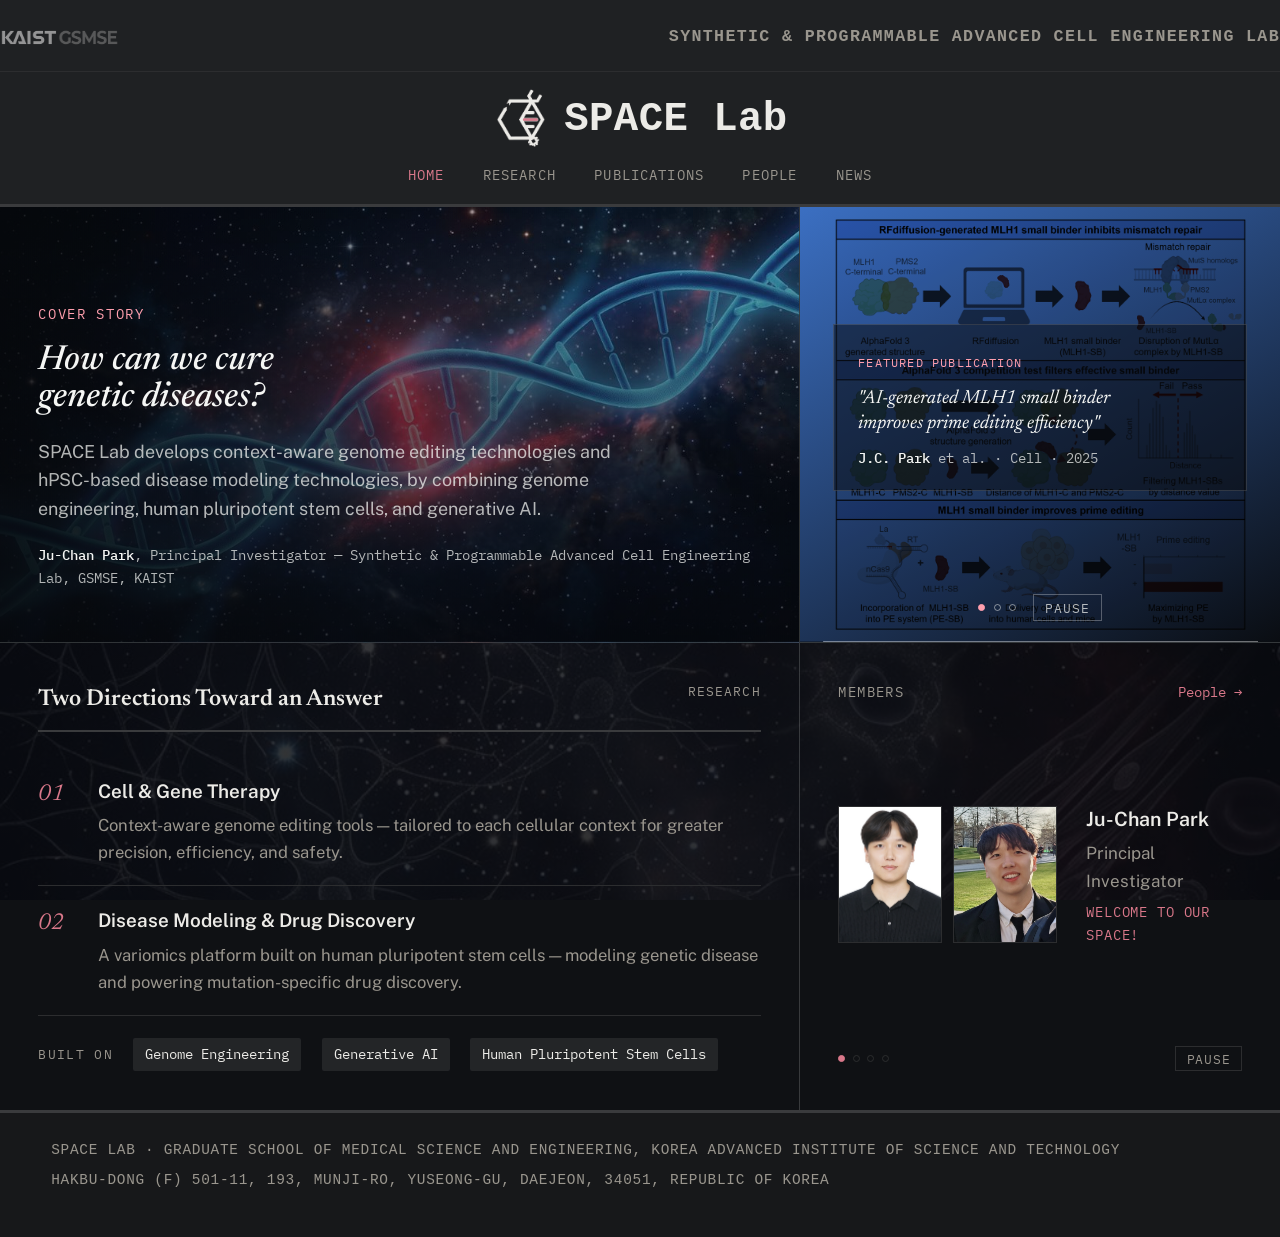
<file: index.html>
<!DOCTYPE html>
<html lang="en" data-theme="dark">
<head>
<meta charset="UTF-8">
<meta name="viewport" content="width=device-width, initial-scale=1.0">
<title>SPACE Lab — Synthetic & Programmable Advanced Cell Engineering, KAIST</title>
<meta name="description" content="SPACE Lab (Synthetic & Programmable Advanced Cell Engineering) at KAIST GSMSE develops context-aware genome editing and hPSC-based disease modeling technologies.">
<link rel="icon" type="image/png" href="assets/images/favicon.png">
<meta property="og:type" content="website">
<meta property="og:url" content="https://juchanpark.github.io/spacelab/">
<meta property="og:title" content="SPACE Lab — Synthetic & Programmable Advanced Cell Engineering, KAIST">
<meta property="og:description" content="SPACE Lab (Synthetic & Programmable Advanced Cell Engineering) at KAIST GSMSE develops context-aware genome editing and hPSC-based disease modeling technologies.">
<meta property="og:image" content="https://juchanpark.github.io/spacelab/assets/images/og-image.png">
<meta property="og:image:width" content="1200">
<meta property="og:image:height" content="630">
<meta name="twitter:card" content="summary_large_image">
<meta name="twitter:title" content="SPACE Lab — Synthetic & Programmable Advanced Cell Engineering, KAIST">
<meta name="twitter:description" content="SPACE Lab (Synthetic & Programmable Advanced Cell Engineering) at KAIST GSMSE develops context-aware genome editing and hPSC-based disease modeling technologies.">
<meta name="twitter:image" content="https://juchanpark.github.io/spacelab/assets/images/og-image.png">
<link rel="preconnect" href="https://fonts.googleapis.com">
<link rel="preconnect" href="https://fonts.gstatic.com" crossorigin>
<link href="https://fonts.googleapis.com/css2?family=Newsreader:ital,wght@0,400;0,500;0,600;0,700;1,400;1,500&family=Public+Sans:wght@400;500;600&family=IBM+Plex+Mono:wght@400;500&display=swap" rel="stylesheet">
<link rel="stylesheet" href="assets/css/site.css">
<style>
  /* ---- Home grid: 4 quadrants, 5:3 columns ---- */
  .home-grid {
    display: grid;
    grid-template-columns: 5fr 3fr;
    grid-template-areas:
      "cover pubs"
      "toc members";
  }
  @media (max-width: 860px) {
    .home-grid {
      grid-template-columns: 1fr;
      grid-template-areas: "cover" "pubs" "toc" "members";
    }
  }

  .quad { position: relative; overflow: hidden; padding: clamp(1.5rem, 3vw, 2.3rem); }

  /* Cover Story quadrant */
  .q-cover {
    grid-area: cover;
    min-height: clamp(380px, 34vw, 560px);
    display: flex;
    align-items: flex-end;
    border-right: 1px solid var(--on-image-rule);
    border-bottom: 1px solid var(--on-image-rule);
    background-image:
      linear-gradient(180deg, rgba(6, 8, 11, 0.15) 0%, rgba(6, 8, 11, 0.55) 70%, rgba(6, 8, 11, 0.72) 100%),
      linear-gradient(90deg, rgba(6, 8, 11, 0.82) 0%, rgba(6, 8, 11, 0.35) 45%, rgba(6, 8, 11, 0.05) 75%),
      url("assets/images/cover-story-bg.jpg");
    background-size: cover;
    background-position: center;
  }
  .cover-hero-inner { position: relative; z-index: 1; color: var(--on-image-ink); }
  .q-cover .kicker {
    font-family: var(--font-mono);
    font-size: 0.74rem;
    text-transform: uppercase;
    letter-spacing: 0.12em;
    color: #ff9fae;
    margin: 0 0 0.9rem;
  }
  .q-cover h1 {
    font-family: var(--font-display);
    font-style: italic;
    font-weight: 500;
    font-size: clamp(1.7rem, 2.7vw, 2.9rem);
    line-height: 1.08;
    margin: 0 0 1.1rem;
    max-width: 17ch;
    text-wrap: balance;
  }
  .q-cover .dek {
    font-size: 0.97rem;
    color: var(--on-image-muted);
    max-width: 32rem;
    margin: 0 0 1.1rem;
  }
  .q-cover .byline {
    font-family: var(--font-mono);
    font-size: 0.76rem;
    color: var(--on-image-muted);
  }
  .q-cover .byline strong { color: var(--on-image-ink); font-weight: 500; }

  /* Featured Publication quadrant */
  .q-pubs {
    grid-area: pubs;
    min-height: clamp(380px, 34vw, 560px);
    background: var(--story-dark);
    border-bottom: 1px solid var(--on-image-rule);
    padding: 0;
  }
  .pub-slides { position: absolute; inset: 0; }
  .pub-slide {
    position: absolute;
    inset: 0;
    display: flex;
    align-items: center;
    opacity: 0;
    visibility: hidden;
    transition: opacity 0.9s ease;
    background-blend-mode: multiply;
    background-size: contain, cover;
    background-repeat: no-repeat;
    background-position: center;
    padding: clamp(1.4rem, 2.6vw, 2rem);
    padding-bottom: 3.6rem;
  }
  .pub-slide.is-active { opacity: 1; visibility: visible; }
  @media (prefers-reduced-motion: reduce) {
    .pub-slide { transition: none; }
  }
  .pub-card {
    position: relative;
    max-width: 100%;
    background: rgba(9, 11, 15, 0.5);
    border: 1px solid rgba(255, 255, 255, 0.14);
    padding: 1.1rem 1.3rem;
  }
  .pub-card .tag {
    display: inline-block;
    font-family: var(--font-mono);
    font-size: 0.64rem;
    letter-spacing: 0.1em;
    text-transform: uppercase;
    color: #ff9fae;
    margin-bottom: 0.7rem;
  }
  .pub-card .pub-title {
    font-family: var(--font-display);
    font-style: italic;
    font-size: clamp(0.98rem, 1.5vw, 1.3rem);
    line-height: 1.32;
    color: var(--on-image-ink);
    margin: 0 0 0.65rem;
    text-wrap: balance;
  }
  .pub-card .pub-meta {
    font-family: var(--font-mono);
    font-size: 0.74rem;
    color: var(--on-image-muted);
    margin: 0;
  }
  .pub-card .pub-meta b { color: var(--on-image-ink); font-weight: 500; }

  .fp-controls {
    position: absolute;
    left: 0;
    right: 0;
    bottom: 0;
    z-index: 2;
    display: flex;
    align-items: center;
    justify-content: center;
    gap: 0.9rem;
    padding: 0.9rem 0 1.1rem;
  }
  .pub-dots { display: flex; gap: 0.45rem; }
  .dot {
    width: 7px;
    height: 7px;
    border-radius: 50%;
    border: 1px solid rgba(245, 246, 244, 0.5);
    background: transparent;
    padding: 0;
    cursor: pointer;
  }
  .dot.is-active { background: #ff9fae; border-color: #ff9fae; }
  .fp-pause {
    font-family: var(--font-mono);
    font-size: 0.68rem;
    letter-spacing: 0.08em;
    text-transform: uppercase;
    color: var(--on-image-muted);
    background: transparent;
    border: 1px solid rgba(245, 246, 244, 0.3);
    padding: 0.25rem 0.6rem;
    cursor: pointer;
  }
  .fp-pause:hover { color: var(--on-image-ink); border-color: rgba(245, 246, 244, 0.6); }

  /* In this issue quadrant */
  .q-toc {
    grid-area: toc;
    background: rgba(9, 11, 15, 0.5);
    border-right: 1px solid var(--on-image-rule);
  }
  .q-toc .head {
    display: flex;
    justify-content: space-between;
    align-items: flex-start;
    gap: 1rem;
    border-bottom: 2px solid var(--rule);
    padding-bottom: 0.65rem;
    margin-bottom: 1.3rem;
  }
  .q-toc .issue { white-space: nowrap; }
  .q-toc h2 {
    font-family: var(--font-display);
    font-weight: 600;
    font-size: clamp(1.25rem, 1.8vw, 1.6rem);
    margin: 0;
  }
  .q-toc .issue {
    font-family: var(--font-mono);
    font-size: 0.72rem;
    color: var(--ink-muted);
    text-transform: uppercase;
    letter-spacing: 0.08em;
  }
  .toc-item {
    display: grid;
    grid-template-columns: 2.2rem 1fr;
    gap: 1rem;
    padding: 1.05rem 0;
    border-bottom: 1px solid var(--rule-soft);
  }
  .toc-item:last-of-type { border-bottom: none; }
  .toc-item .n {
    font-family: var(--font-display);
    font-style: italic;
    font-size: 1.25rem;
    color: var(--accent);
  }
  .toc-item h3 {
    font-family: var(--font-body);
    font-weight: 600;
    font-size: 1.02rem;
    margin: 0 0 0.35rem;
  }
  .toc-item p {
    margin: 0;
    color: var(--ink-muted);
    font-size: 0.9rem;
  }

  .foundations {
    padding-top: 1.2rem;
    display: flex;
    flex-wrap: wrap;
    align-items: center;
    gap: 0.7rem 1.1rem;
  }
  .foundations .label {
    font-family: var(--font-mono);
    font-size: 0.72rem;
    text-transform: uppercase;
    letter-spacing: 0.1em;
    color: var(--ink-muted);
  }
  .tag-pill {
    font-family: var(--font-mono);
    font-size: 0.76rem;
    background: var(--tag-bg);
    padding: 0.3rem 0.65rem;
    border-radius: 2px;
  }

  /* Members quadrant */
  .q-members {
    grid-area: members;
    background: rgba(9, 11, 15, 0.5);
    display: flex;
    flex-direction: column;
  }
  .mw-head {
    display: flex;
    justify-content: space-between;
    align-items: baseline;
    margin-bottom: 1.3rem;
    flex: none;
  }
  .mw-label {
    font-family: var(--font-mono);
    font-size: 0.76rem;
    text-transform: uppercase;
    letter-spacing: 0.1em;
    color: var(--ink-muted);
  }
  .mw-link {
    font-family: var(--font-mono);
    font-size: 0.76rem;
    text-decoration: none;
    color: var(--accent);
  }
  .mw-slides {
    position: relative;
    flex: 1;
    min-height: 10.5rem;
  }
  .mw-slide {
    position: absolute;
    inset: 0;
    display: flex;
    align-items: center;
    gap: 1.6rem;
    opacity: 0;
    visibility: hidden;
    transition: opacity 0.7s ease;
  }
  .mw-slide.is-active { opacity: 1; visibility: visible; }
  @media (prefers-reduced-motion: reduce) {
    .mw-slide { transition: none; }
  }
  .mw-avatars { display: flex; gap: 0.6rem; flex: none; }
  .mw-rect {
    width: 5.6rem;
    height: 7.4rem;
    background-size: cover;
    background-position: center;
    border: 1px solid var(--rule-soft);
  }
  .mw-rect--open {
    display: flex;
    align-items: center;
    justify-content: center;
    border: 1.5px dashed var(--accent);
    color: var(--accent);
    font-family: var(--font-display);
    font-size: 2.1rem;
    background: transparent;
  }
  .mw-name {
    font-weight: 600;
    font-size: 1.06rem;
    margin: 0 0 0.3rem;
  }
  .mw-role {
    font-size: 0.92rem;
    color: var(--ink-muted);
    margin: 0 0 0.35rem;
  }
  .mw-joined {
    font-family: var(--font-mono);
    font-size: 0.76rem;
    text-transform: uppercase;
    letter-spacing: 0.06em;
    color: var(--accent);
    margin: 0;
  }
  .mw-controls {
    display: flex;
    align-items: center;
    justify-content: space-between;
    margin-top: 1.3rem;
    flex: none;
  }
  .mw-dots { display: flex; gap: 0.4rem; }
  .mw-dots .dot { border-color: var(--rule-soft); }
  .mw-dots .dot.is-active { background: var(--accent); border-color: var(--accent); }
  .mw-pause {
    font-family: var(--font-mono);
    font-size: 0.68rem;
    letter-spacing: 0.06em;
    text-transform: uppercase;
    color: var(--ink-muted);
    background: transparent;
    border: 1px solid var(--rule-soft);
    padding: 0.2rem 0.55rem;
    cursor: pointer;
  }
  .mw-pause:hover { color: var(--ink); }

  @media (max-width: 860px) {
    .q-cover, .q-toc { border-right: none; }
    .q-cover { border-bottom: 1px solid var(--on-image-rule); }
    .q-pubs { border-bottom: 1px solid var(--on-image-rule); }
    .q-toc { border-bottom: 1px solid var(--rule-soft); }
  }
</style>
</head>
<body>

<div class="cosmic-bg" aria-hidden="true"></div>

<header class="masthead">
  <div class="wrap top">
    <a class="gsmse-logo-link" href="https://gsmse.kaist.ac.kr/" target="_blank" rel="noopener noreferrer" aria-label="KAIST Graduate School of Medical Science and Engineering (opens in new tab)">
      <img src="assets/images/gsmse-logo.png" alt="KAIST GSMSE">
    </a>
    <span class="date">Synthetic &amp; Programmable Advanced Cell Engineering Lab</span>
  </div>
  <div class="wrap">
    <a class="brand-row" href="index.html">
      <img class="lab-logo-mark lab-logo-mark--light" src="assets/images/ace-lab-logo-light.png" alt="">
      <img class="lab-logo-mark lab-logo-mark--dark" src="assets/images/ace-lab-logo-dark.png" alt="">
      <span class="wordmark">SPACE Lab</span>
    </a>
  </div>
  <ul class="nav-row">
    <li><a href="index.html" class="is-active">Home</a></li>
    <li><a href="research.html">Research</a></li>
    <li><a href="publications.html">Publications</a></li>
    <li><a href="people.html">People</a></li>
    <li><a href="news.html">News</a></li>
  </ul>
</header>

<main class="home-grid">

  <section class="quad q-cover">
    <div class="cover-hero-inner">
      <p class="kicker">Cover Story</p>
      <h1>How can we cure genetic diseases?</h1>
      <p class="dek">SPACE Lab develops context-aware genome editing technologies and hPSC-based disease modeling technologies, by combining genome engineering, human pluripotent stem cells, and generative AI.</p>
      <p class="byline"><strong>Ju-Chan Park</strong>, Principal Investigator — Synthetic &amp; Programmable Advanced Cell Engineering Lab, GSMSE, KAIST</p>
    </div>
  </section>

  <section class="quad q-pubs" aria-label="Featured publications">
    <div class="pub-slides">
      <div class="pub-slide is-active" style="background-image: url('assets/images/pub-cell-2025-abstract.png'), linear-gradient(150deg, rgba(59, 111, 194, 1), rgba(10, 13, 18, 1));">
        <div class="pub-card">
          <span class="tag">Featured Publication</span>
          <p class="pub-title">"AI-generated MLH1 small binder improves prime editing efficiency"</p>
          <p class="pub-meta"><b>J.C. Park</b> et al. · Cell · 2025</p>
        </div>
      </div>
      <div class="pub-slide" style="background-image: url('assets/images/pub-natcomm-2024-abstract.png'), linear-gradient(150deg, rgba(59, 111, 194, 1), rgba(10, 13, 18, 1));">
        <div class="pub-card">
          <span class="tag">Featured Publication</span>
          <p class="pub-title">"Enhancing Genome Editing in hPSCs through Dual Inhibition of DNA Damage Response and Repair Pathways"</p>
          <p class="pub-meta"><b>J.C. Park</b> et al. · Nature Communications · 2024</p>
        </div>
      </div>
      <div class="pub-slide" style="background-image: url('assets/images/pub-biomaterials-2022-abstract.png'), linear-gradient(150deg, rgba(59, 111, 194, 1), rgba(10, 13, 18, 1));">
        <div class="pub-card">
          <span class="tag">Featured Publication</span>
          <p class="pub-title">"Multiple isogenic GNE-myopathy modeling with mutation specific phenotypes from human pluripotent stem cells by base editors"</p>
          <p class="pub-meta"><b>J.C. Park</b> et al. · Biomaterials · 2022</p>
        </div>
      </div>
    </div>
    <div class="fp-controls">
      <div class="pub-dots" role="tablist" aria-label="Select featured publication">
        <button class="dot is-active" type="button" data-index="0" aria-label="Publication 1" aria-selected="true" role="tab"></button>
        <button class="dot" type="button" data-index="1" aria-label="Publication 2" aria-selected="false" role="tab"></button>
        <button class="dot" type="button" data-index="2" aria-label="Publication 3" aria-selected="false" role="tab"></button>
      </div>
      <button class="fp-pause" type="button" data-state="playing">Pause</button>
    </div>
  </section>

  <section class="quad q-toc">
    <div class="head">
      <h2>Two Directions Toward an Answer</h2>
      <span class="issue">Research</span>
    </div>
    <div class="toc-item">
      <span class="n">01</span>
      <div>
        <h3>Cell &amp; Gene Therapy</h3>
        <p>Context-aware genome editing tools — tailored to each cellular context for greater precision, efficiency, and safety.</p>
      </div>
    </div>
    <div class="toc-item">
      <span class="n">02</span>
      <div>
        <h3>Disease Modeling &amp; Drug Discovery</h3>
        <p>A variomics platform built on human pluripotent stem cells — modeling genetic disease and powering mutation-specific drug discovery.</p>
      </div>
    </div>
    <div class="foundations">
      <span class="label">Built on</span>
      <span class="tag-pill">Genome Engineering</span>
      <span class="tag-pill">Generative AI</span>
      <span class="tag-pill">Human Pluripotent Stem Cells</span>
    </div>
  </section>

  <section class="quad q-members" aria-label="Recent lab members">
    <div class="mw-head">
      <span class="mw-label">Members</span>
      <a class="mw-link" href="people.html">People →</a>
    </div>
    <div class="mw-slides">
      <div class="mw-slide is-active">
        <div class="mw-avatars">
          <span class="mw-rect" style="background-image:url('assets/images/pi-photo-formal.jpg')"></span>
          <span class="mw-rect" style="background-image:url('assets/images/pi-photo-candid.jpg')"></span>
        </div>
        <div>
          <p class="mw-name">Ju-Chan Park</p>
          <p class="mw-role">Principal Investigator</p>
          <p class="mw-joined">Welcome to our space!</p>
        </div>
      </div>
      <div class="mw-slide">
        <div class="mw-avatars">
          <span class="mw-rect mw-rect--open">+</span>
          <span class="mw-rect mw-rect--open">+</span>
        </div>
        <div>
          <p class="mw-name">Position Open</p>
          <p class="mw-role">M.S.&ndash;Ph.D. Course</p>
          <p class="mw-joined">Recruiting</p>
        </div>
      </div>
      <div class="mw-slide">
        <div class="mw-avatars">
          <span class="mw-rect mw-rect--open">+</span>
          <span class="mw-rect mw-rect--open">+</span>
        </div>
        <div>
          <p class="mw-name">Position Open</p>
          <p class="mw-role">M.S.&ndash;Ph.D. Course</p>
          <p class="mw-joined">Recruiting</p>
        </div>
      </div>
      <div class="mw-slide">
        <div class="mw-avatars">
          <span class="mw-rect mw-rect--open">+</span>
          <span class="mw-rect mw-rect--open">+</span>
        </div>
        <div>
          <p class="mw-name">Position Open</p>
          <p class="mw-role">Undergraduate Intern</p>
          <p class="mw-joined">Recruiting</p>
        </div>
      </div>
    </div>
    <div class="mw-controls">
      <div class="mw-dots">
        <button class="dot is-active" type="button" data-index="0" aria-label="Member 1"></button>
        <button class="dot" type="button" data-index="1" aria-label="Member 2"></button>
        <button class="dot" type="button" data-index="2" aria-label="Member 3"></button>
        <button class="dot" type="button" data-index="3" aria-label="Member 4"></button>
      </div>
      <button class="mw-pause" type="button" data-state="playing">Pause</button>
    </div>
  </section>

</main>

<footer>
  <div class="wrap">
    <p>SPACE Lab · Graduate School of Medical Science and Engineering, Korea Advanced Institute of Science and Technology</p>
    <p>Hakbu-dong (F) 501-11, 193, Munji-ro, Yuseong-gu, Daejeon, 34051, Republic of Korea</p>
  </div>
</footer>

<script>
  (function () {
    var reduced = window.matchMedia("(prefers-reduced-motion: reduce)").matches;

    function carousel(root, slideSel, dotSel, pauseSel, interval) {
      var slides = root.querySelectorAll(slideSel);
      var dots = root.querySelectorAll(dotSel);
      var pauseBtn = root.querySelector(pauseSel);
      var index = 0, timer = null, playing = !reduced;

      function show(i) {
        index = (i + slides.length) % slides.length;
        slides.forEach(function (s, idx) { s.classList.toggle("is-active", idx === index); });
        dots.forEach(function (d, idx) {
          d.classList.toggle("is-active", idx === index);
          if (d.hasAttribute("aria-selected")) d.setAttribute("aria-selected", idx === index ? "true" : "false");
        });
      }

      function start() {
        if (timer || slides.length < 2) return;
        timer = setInterval(function () { show(index + 1); }, interval);
      }
      function stop() {
        clearInterval(timer);
        timer = null;
      }

      dots.forEach(function (d, idx) {
        d.addEventListener("click", function () {
          show(idx);
          stop();
          if (playing) start();
        });
      });

      if (pauseBtn) {
        pauseBtn.addEventListener("click", function () {
          playing = !playing;
          pauseBtn.textContent = playing ? "Pause" : "Play";
          pauseBtn.dataset.state = playing ? "playing" : "paused";
          if (playing) start(); else stop();
        });
      }

      root.addEventListener("mouseenter", stop);
      root.addEventListener("mouseleave", function () { if (playing) start(); });
      root.addEventListener("focusin", stop);
      root.addEventListener("focusout", function () { if (playing) start(); });

      show(0);
      if (playing) start();
      if (reduced && pauseBtn) { pauseBtn.textContent = "Play"; pauseBtn.dataset.state = "paused"; }
    }

    carousel(document.querySelector(".q-pubs"), ".pub-slide", ".pub-dots .dot", ".fp-pause", 5000);
    carousel(document.querySelector(".q-members"), ".mw-slide", ".mw-dots .dot", ".mw-pause", 4500);
  })();
</script>
<script src="assets/js/site.js"></script>
</body>
</html>
</file>
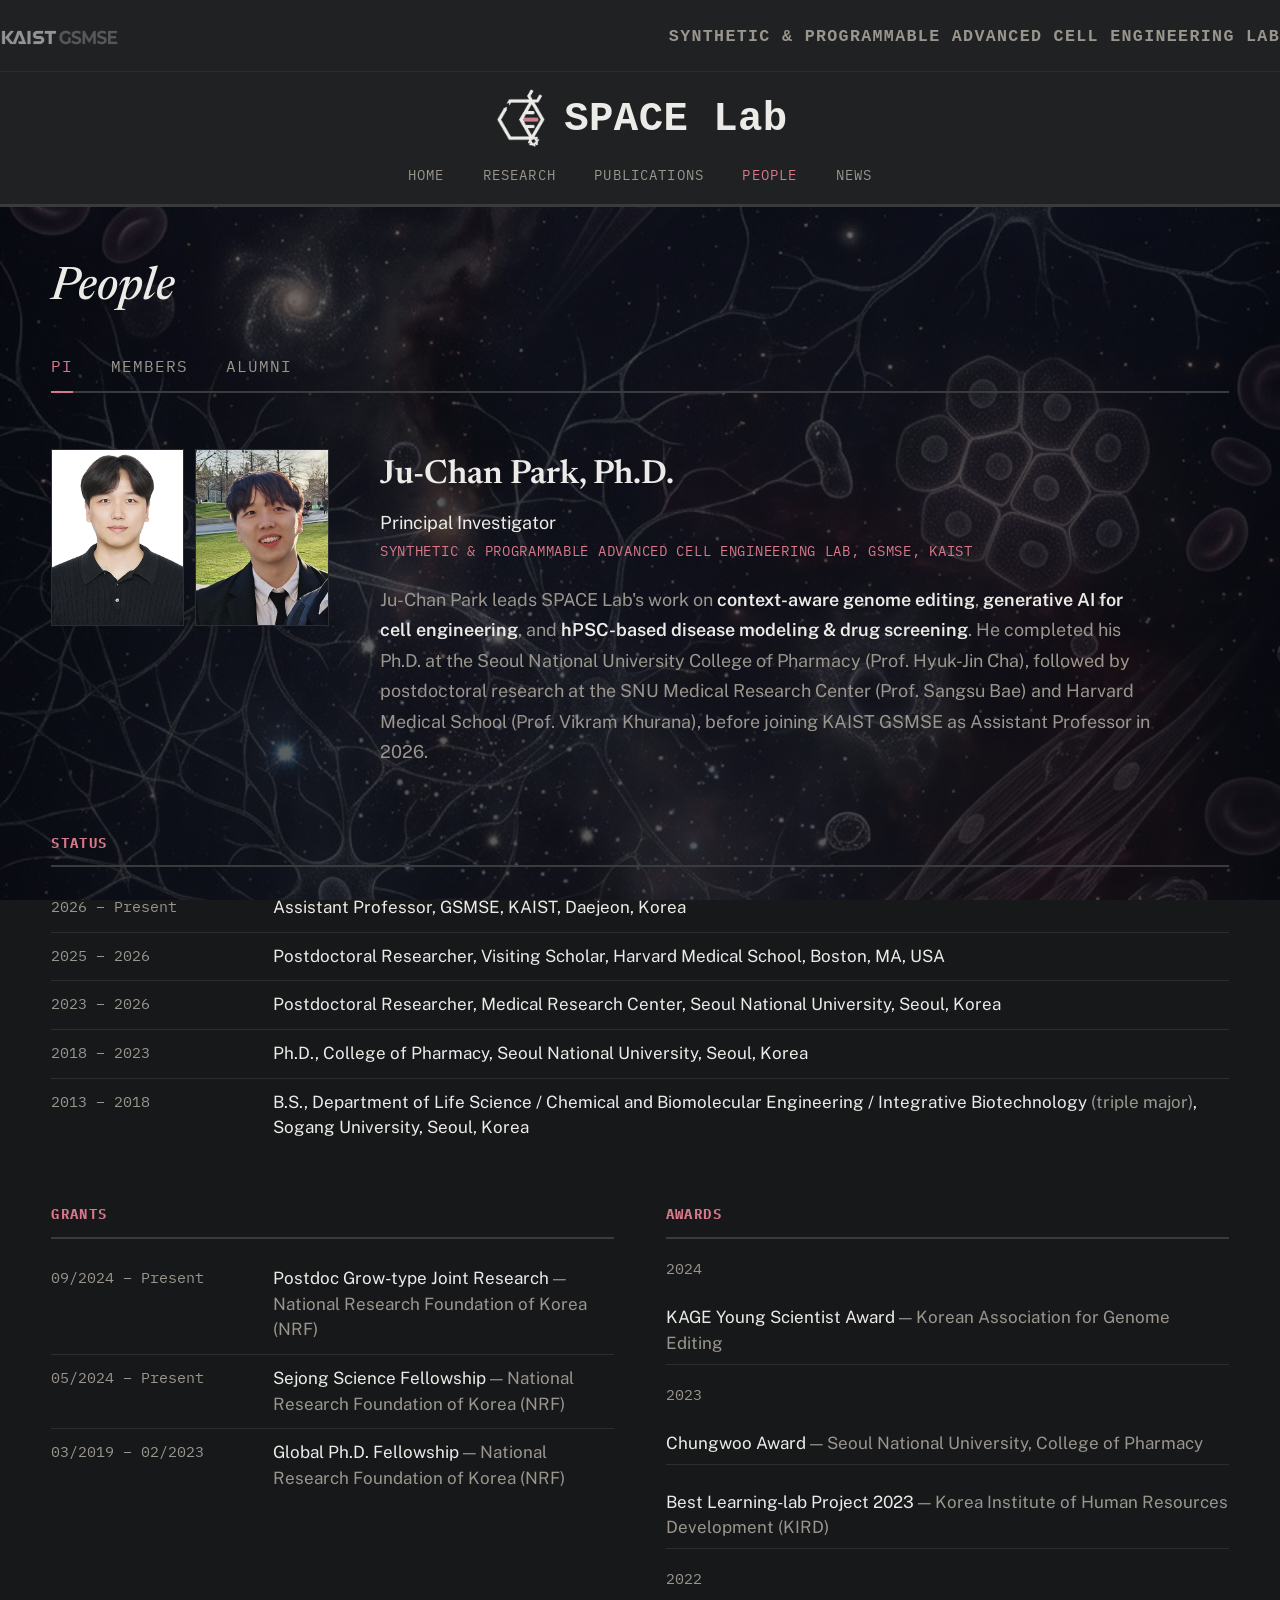
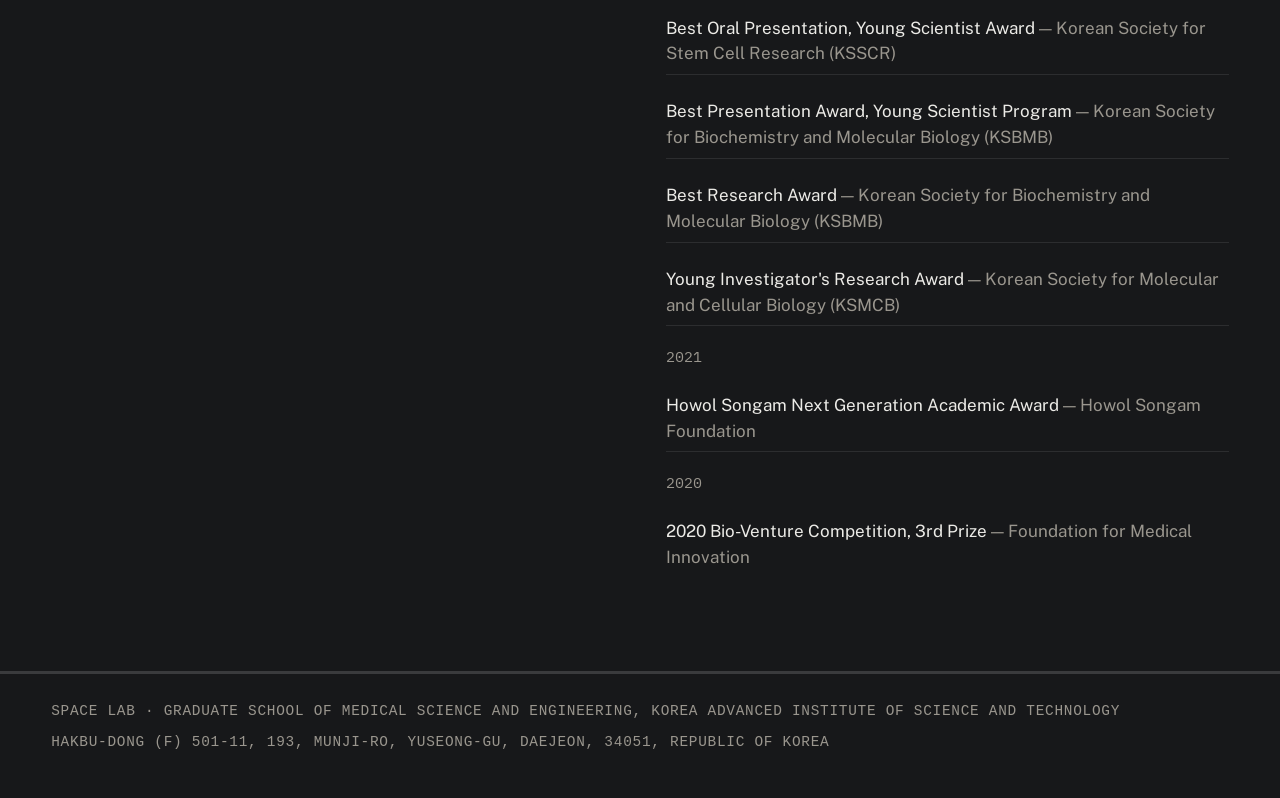
<file: people.html>
<!DOCTYPE html>
<html lang="en" data-theme="dark">
<head>
<meta charset="UTF-8">
<meta name="viewport" content="width=device-width, initial-scale=1.0">
<title>People — SPACE Lab</title>
<meta name="description" content="SPACE Lab's PI, current members, and alumni at KAIST GSMSE.">
<link rel="icon" type="image/png" href="assets/images/favicon.png">
<meta property="og:type" content="website">
<meta property="og:url" content="https://juchanpark.github.io/spacelab/people.html">
<meta property="og:title" content="People — SPACE Lab">
<meta property="og:description" content="SPACE Lab's PI, current members, and alumni at KAIST GSMSE.">
<meta property="og:image" content="https://juchanpark.github.io/spacelab/assets/images/og-image.png">
<meta property="og:image:width" content="1200">
<meta property="og:image:height" content="630">
<meta name="twitter:card" content="summary_large_image">
<meta name="twitter:title" content="People — SPACE Lab">
<meta name="twitter:description" content="SPACE Lab's PI, current members, and alumni at KAIST GSMSE.">
<meta name="twitter:image" content="https://juchanpark.github.io/spacelab/assets/images/og-image.png">
<link rel="preconnect" href="https://fonts.googleapis.com">
<link rel="preconnect" href="https://fonts.gstatic.com" crossorigin>
<link href="https://fonts.googleapis.com/css2?family=Newsreader:ital,wght@0,400;0,500;0,600;0,700;1,400;1,500&family=Public+Sans:wght@400;500;600&family=IBM+Plex+Mono:wght@400;500&display=swap" rel="stylesheet">
<link rel="stylesheet" href="assets/css/site.css">
<style>
  /* People hero + sub-tabs */
  .people-hero { padding: clamp(2rem, 4.5vw, 3rem) 0 0; }
  .people-hero h1 {
    font-family: var(--font-display);
    font-style: italic;
    font-weight: 500;
    font-size: clamp(1.9rem, 3.6vw, 2.7rem);
    line-height: 1.1;
    margin: 0;
  }
  .tab-nav {
    display: flex;
    gap: clamp(1.4rem, 3vw, 2.2rem);
    margin: clamp(1.4rem, 3vw, 2rem) 0 0;
    padding: 0;
    list-style: none;
    border-bottom: 2px solid var(--rule);
  }
  .tab-btn {
    font-family: var(--font-mono);
    font-size: 0.85rem;
    letter-spacing: 0.06em;
    text-transform: uppercase;
    color: var(--ink-muted);
    background: none;
    border: none;
    padding: 0 0 0.85rem;
    margin-bottom: -2px;
    border-bottom: 2px solid transparent;
    cursor: pointer;
  }
  .tab-btn:hover { color: var(--ink); }
  .tab-btn.is-active { color: var(--accent); border-bottom-color: var(--accent); }

  .tab-panel { display: none; padding: clamp(2rem, 4.5vw, 3rem) 0 clamp(3rem, 6vw, 4.5rem); }
  .tab-panel.is-active { display: block; }

  /* PI profile */
  .pi-profile {
    display: grid;
    grid-template-columns: 15rem minmax(0, 1fr);
    gap: clamp(1.75rem, 4vw, 3rem);
    align-items: start;
  }
  .pi-profile > * { min-width: 0; }
  @media (max-width: 700px) {
    .pi-profile { grid-template-columns: 1fr; }
  }
  .pi-photos { display: flex; gap: 0.6rem; min-width: 0; }
  .pi-photo {
    flex: 1;
    min-width: 0;
    aspect-ratio: 3 / 4;
    object-fit: cover;
    display: block;
    width: 100%;
    border: 1px solid var(--rule-soft);
  }
  .pi-name {
    font-family: var(--font-display);
    font-weight: 600;
    font-size: clamp(1.5rem, 2.6vw, 1.9rem);
    margin: 0 0 0.3rem;
  }
  .pi-title {
    font-size: 0.98rem;
    color: var(--ink);
    margin: 0 0 0.15rem;
  }
  .pi-affil {
    font-family: var(--font-mono);
    font-size: 0.78rem;
    color: var(--accent);
    text-transform: uppercase;
    letter-spacing: 0.05em;
    margin: 0 0 1.2rem;
  }
  .pi-bio {
    font-size: 0.97rem;
    line-height: 1.7;
    color: var(--ink-muted);
    max-width: 42rem;
    margin: 0;
  }
  .pi-bio strong { color: var(--ink); font-weight: 600; }

  /* CV blocks */
  .cv-blocks {
    margin-top: clamp(2.5rem, 5vw, 3.5rem);
    display: grid;
    grid-template-columns: 1fr 1fr;
    gap: clamp(2rem, 4vw, 3rem);
  }
  @media (max-width: 700px) {
    .cv-blocks { grid-template-columns: 1fr; }
  }
  .cv-block--status { grid-column: 1 / -1; }
  .cv-heading {
    font-family: var(--font-mono);
    font-size: 0.76rem;
    text-transform: uppercase;
    letter-spacing: 0.1em;
    color: var(--accent);
    border-bottom: 2px solid var(--rule);
    padding-bottom: 0.6rem;
    margin: 0 0 0.9rem;
  }
  .cv-row {
    display: grid;
    grid-template-columns: 11rem 1fr;
    gap: 0.5rem 1rem;
    padding: 0.6rem 0;
    border-bottom: 1px solid var(--rule-soft);
  }
  @media (max-width: 560px) {
    .cv-row { grid-template-columns: 1fr; gap: 0.2rem; }
  }
  .cv-row:last-child { border-bottom: none; }
  .cv-date {
    font-family: var(--font-mono);
    font-size: 0.8rem;
    color: var(--ink-muted);
    white-space: nowrap;
  }
  .cv-desc { font-size: 0.92rem; color: var(--ink); line-height: 1.5; }
  .cv-desc .org { color: var(--ink-muted); }

  .award-year {
    font-family: var(--font-mono);
    font-size: 0.8rem;
    color: var(--ink-muted);
    margin: 1rem 0 0.4rem;
  }
  .award-year:first-child { margin-top: 0; }
  .award-item {
    font-size: 0.92rem;
    color: var(--ink);
    padding: 0.4rem 0;
    border-bottom: 1px solid var(--rule-soft);
    line-height: 1.5;
  }
  .award-item:last-of-type { border-bottom: none; }
  .award-item .org { color: var(--ink-muted); }

  /* Recruiting cards (Members tab) */
  .join-note {
    font-size: 0.98rem;
    color: var(--ink-muted);
    max-width: 42rem;
    line-height: 1.7;
    margin: 0 0 2rem;
  }
  .join-note a { color: var(--accent); text-decoration: underline; }
  .open-positions {
    display: grid;
    grid-template-columns: repeat(auto-fit, minmax(220px, 1fr));
    gap: 1.25rem;
  }
  .open-card {
    background: rgba(9, 11, 15, 0.5);
    border: 1px solid var(--rule-soft);
    padding: 1.4rem;
    display: flex;
    align-items: center;
    gap: 1rem;
  }
  .open-mark {
    flex: none;
    width: 3rem;
    height: 3rem;
    display: flex;
    align-items: center;
    justify-content: center;
    border: 1.5px dashed var(--accent);
    color: var(--accent);
    font-family: var(--font-display);
    font-size: 1.5rem;
  }
  .open-role { font-weight: 600; font-size: 0.98rem; margin: 0 0 0.2rem; }
  .open-status {
    font-family: var(--font-mono);
    font-size: 0.72rem;
    text-transform: uppercase;
    letter-spacing: 0.06em;
    color: var(--accent);
    margin: 0;
  }

  /* Empty state (Alumni tab) */
  .empty-state { padding: clamp(1.5rem, 4vw, 2.5rem) 0; max-width: 34rem; }
  .empty-state h2 {
    font-family: var(--font-display);
    font-style: italic;
    font-weight: 500;
    font-size: clamp(1.3rem, 2.4vw, 1.7rem);
    margin: 0 0 0.8rem;
  }
  .empty-state p { color: var(--ink-muted); font-size: 0.98rem; line-height: 1.7; margin: 0; }
</style>
</head>
<body>

<div class="cosmic-bg" aria-hidden="true"></div>

<header class="masthead">
  <div class="wrap top">
    <a class="gsmse-logo-link" href="https://gsmse.kaist.ac.kr/" target="_blank" rel="noopener noreferrer" aria-label="KAIST Graduate School of Medical Science and Engineering (opens in new tab)">
      <img src="assets/images/gsmse-logo.png" alt="KAIST GSMSE">
    </a>
    <span class="date">Synthetic &amp; Programmable Advanced Cell Engineering Lab</span>
  </div>
  <div class="wrap">
    <a class="brand-row" href="index.html">
      <img class="lab-logo-mark lab-logo-mark--light" src="assets/images/ace-lab-logo-light.png" alt="">
      <img class="lab-logo-mark lab-logo-mark--dark" src="assets/images/ace-lab-logo-dark.png" alt="">
      <span class="wordmark">SPACE Lab</span>
    </a>
  </div>
  <ul class="nav-row">
    <li><a href="index.html">Home</a></li>
    <li><a href="research.html">Research</a></li>
    <li><a href="publications.html">Publications</a></li>
    <li><a href="people.html" class="is-active">People</a></li>
    <li><a href="news.html">News</a></li>
  </ul>
</header>

<main>
  <section class="people-hero">
    <div class="wrap">
      <h1>People</h1>
      <ul class="tab-nav" role="tablist">
        <li><button class="tab-btn is-active" type="button" role="tab" aria-selected="true" data-tab="pi">PI</button></li>
        <li><button class="tab-btn" type="button" role="tab" aria-selected="false" data-tab="members">Members</button></li>
        <li><button class="tab-btn" type="button" role="tab" aria-selected="false" data-tab="alumni">Alumni</button></li>
      </ul>
    </div>
  </section>

  <div class="wrap">

    <section class="tab-panel is-active" id="tab-pi" role="tabpanel">
      <div class="pi-profile">
        <div class="pi-photos">
          <img class="pi-photo" src="assets/images/pi-photo-formal.jpg" alt="Ju-Chan Park">
          <img class="pi-photo" src="assets/images/pi-photo-candid.jpg" alt="Ju-Chan Park">
        </div>
        <div>
          <p class="pi-name">Ju-Chan Park, Ph.D.</p>
          <p class="pi-title">Principal Investigator</p>
          <p class="pi-affil">Synthetic &amp; Programmable Advanced Cell Engineering Lab, GSMSE, KAIST</p>
          <p class="pi-bio">Ju-Chan Park leads SPACE Lab's work on <strong>context-aware genome editing</strong>, <strong>generative AI for cell engineering</strong>, and <strong>hPSC-based disease modeling &amp; drug screening</strong>. He completed his Ph.D. at the Seoul National University College of Pharmacy (Prof. Hyuk-Jin Cha), followed by postdoctoral research at the SNU Medical Research Center (Prof. Sangsu Bae) and Harvard Medical School (Prof. Vikram Khurana), before joining KAIST GSMSE as Assistant Professor in 2026.</p>
        </div>
      </div>

      <div class="cv-blocks">
        <div class="cv-block cv-block--status">
          <h3 class="cv-heading">Status</h3>
          <div class="cv-row">
            <span class="cv-date">2026 – Present</span>
            <span class="cv-desc">Assistant Professor, GSMSE, KAIST, Daejeon, Korea</span>
          </div>
          <div class="cv-row">
            <span class="cv-date">2025 – 2026</span>
            <span class="cv-desc">Postdoctoral Researcher, Visiting Scholar, Harvard Medical School, Boston, MA, USA</span>
          </div>
          <div class="cv-row">
            <span class="cv-date">2023 – 2026</span>
            <span class="cv-desc">Postdoctoral Researcher, Medical Research Center, Seoul National University, Seoul, Korea</span>
          </div>
          <div class="cv-row">
            <span class="cv-date">2018 – 2023</span>
            <span class="cv-desc">Ph.D., College of Pharmacy, Seoul National University, Seoul, Korea</span>
          </div>
          <div class="cv-row">
            <span class="cv-date">2013 – 2018</span>
            <span class="cv-desc">B.S., Department of Life Science / Chemical and Biomolecular Engineering / Integrative Biotechnology <span class="org">(triple major)</span>, Sogang University, Seoul, Korea</span>
          </div>
        </div>

        <div class="cv-block">
          <h3 class="cv-heading">Grants</h3>
          <div class="cv-row">
            <span class="cv-date">09/2024 – Present</span>
            <span class="cv-desc">Postdoc Grow-type Joint Research <span class="org">— National Research Foundation of Korea (NRF)</span></span>
          </div>
          <div class="cv-row">
            <span class="cv-date">05/2024 – Present</span>
            <span class="cv-desc">Sejong Science Fellowship <span class="org">— National Research Foundation of Korea (NRF)</span></span>
          </div>
          <div class="cv-row">
            <span class="cv-date">03/2019 – 02/2023</span>
            <span class="cv-desc">Global Ph.D. Fellowship <span class="org">— National Research Foundation of Korea (NRF)</span></span>
          </div>
        </div>

        <div class="cv-block">
          <h3 class="cv-heading">Awards</h3>
          <p class="award-year">2024</p>
          <p class="award-item">KAGE Young Scientist Award <span class="org">— Korean Association for Genome Editing</span></p>
          <p class="award-year">2023</p>
          <p class="award-item">Chungwoo Award <span class="org">— Seoul National University, College of Pharmacy</span></p>
          <p class="award-item">Best Learning-lab Project 2023 <span class="org">— Korea Institute of Human Resources Development (KIRD)</span></p>
          <p class="award-year">2022</p>
          <p class="award-item">Best Oral Presentation, Young Scientist Award <span class="org">— Korean Society for Stem Cell Research (KSSCR)</span></p>
          <p class="award-item">Best Presentation Award, Young Scientist Program <span class="org">— Korean Society for Biochemistry and Molecular Biology (KSBMB)</span></p>
          <p class="award-item">Best Research Award <span class="org">— Korean Society for Biochemistry and Molecular Biology (KSBMB)</span></p>
          <p class="award-item">Young Investigator's Research Award <span class="org">— Korean Society for Molecular and Cellular Biology (KSMCB)</span></p>
          <p class="award-year">2021</p>
          <p class="award-item">Howol Songam Next Generation Academic Award <span class="org">— Howol Songam Foundation</span></p>
          <p class="award-year">2020</p>
          <p class="award-item">2020 Bio-Venture Competition, 3rd Prize <span class="org">— Foundation for Medical Innovation</span></p>
        </div>
      </div>
    </section>

    <section class="tab-panel" id="tab-members" role="tabpanel">
      <p class="join-note">SPACE Lab is recruiting its founding members for 2026. If you're interested in genome engineering, generative AI for cell engineering, or hPSC-based disease modeling, we'd love to hear from you — reach out at <a href="mailto:jcpark9212@kaist.ac.kr">jcpark9212@kaist.ac.kr</a>.</p>
      <div class="open-positions">
        <div class="open-card">
          <span class="open-mark">+</span>
          <div>
            <p class="open-role">M.S.&ndash;Ph.D. Course</p>
            <p class="open-status">Recruiting</p>
          </div>
        </div>
        <div class="open-card">
          <span class="open-mark">+</span>
          <div>
            <p class="open-role">Undergraduate Intern</p>
            <p class="open-status">Recruiting</p>
          </div>
        </div>
      </div>
    </section>

    <section class="tab-panel" id="tab-alumni" role="tabpanel">
      <div class="empty-state">
        <h2>No alumni yet</h2>
        <p>SPACE Lab opened its doors in 2026. Future graduates of the lab will be listed here.</p>
      </div>
    </section>

  </div>
</main>

<footer>
  <div class="wrap">
    <p>SPACE Lab · Graduate School of Medical Science and Engineering, Korea Advanced Institute of Science and Technology</p>
    <p>Hakbu-dong (F) 501-11, 193, Munji-ro, Yuseong-gu, Daejeon, 34051, Republic of Korea</p>
  </div>
</footer>

<script>
  (function () {
    var buttons = document.querySelectorAll(".tab-btn");
    var panels = document.querySelectorAll(".tab-panel");
    buttons.forEach(function (btn) {
      btn.addEventListener("click", function () {
        var target = btn.getAttribute("data-tab");
        buttons.forEach(function (b) {
          b.classList.toggle("is-active", b === btn);
          b.setAttribute("aria-selected", b === btn ? "true" : "false");
        });
        panels.forEach(function (p) {
          p.classList.toggle("is-active", p.id === "tab-" + target);
        });
      });
    });
  })();
</script>
<script src="assets/js/site.js"></script>
</body>
</html>
</file>
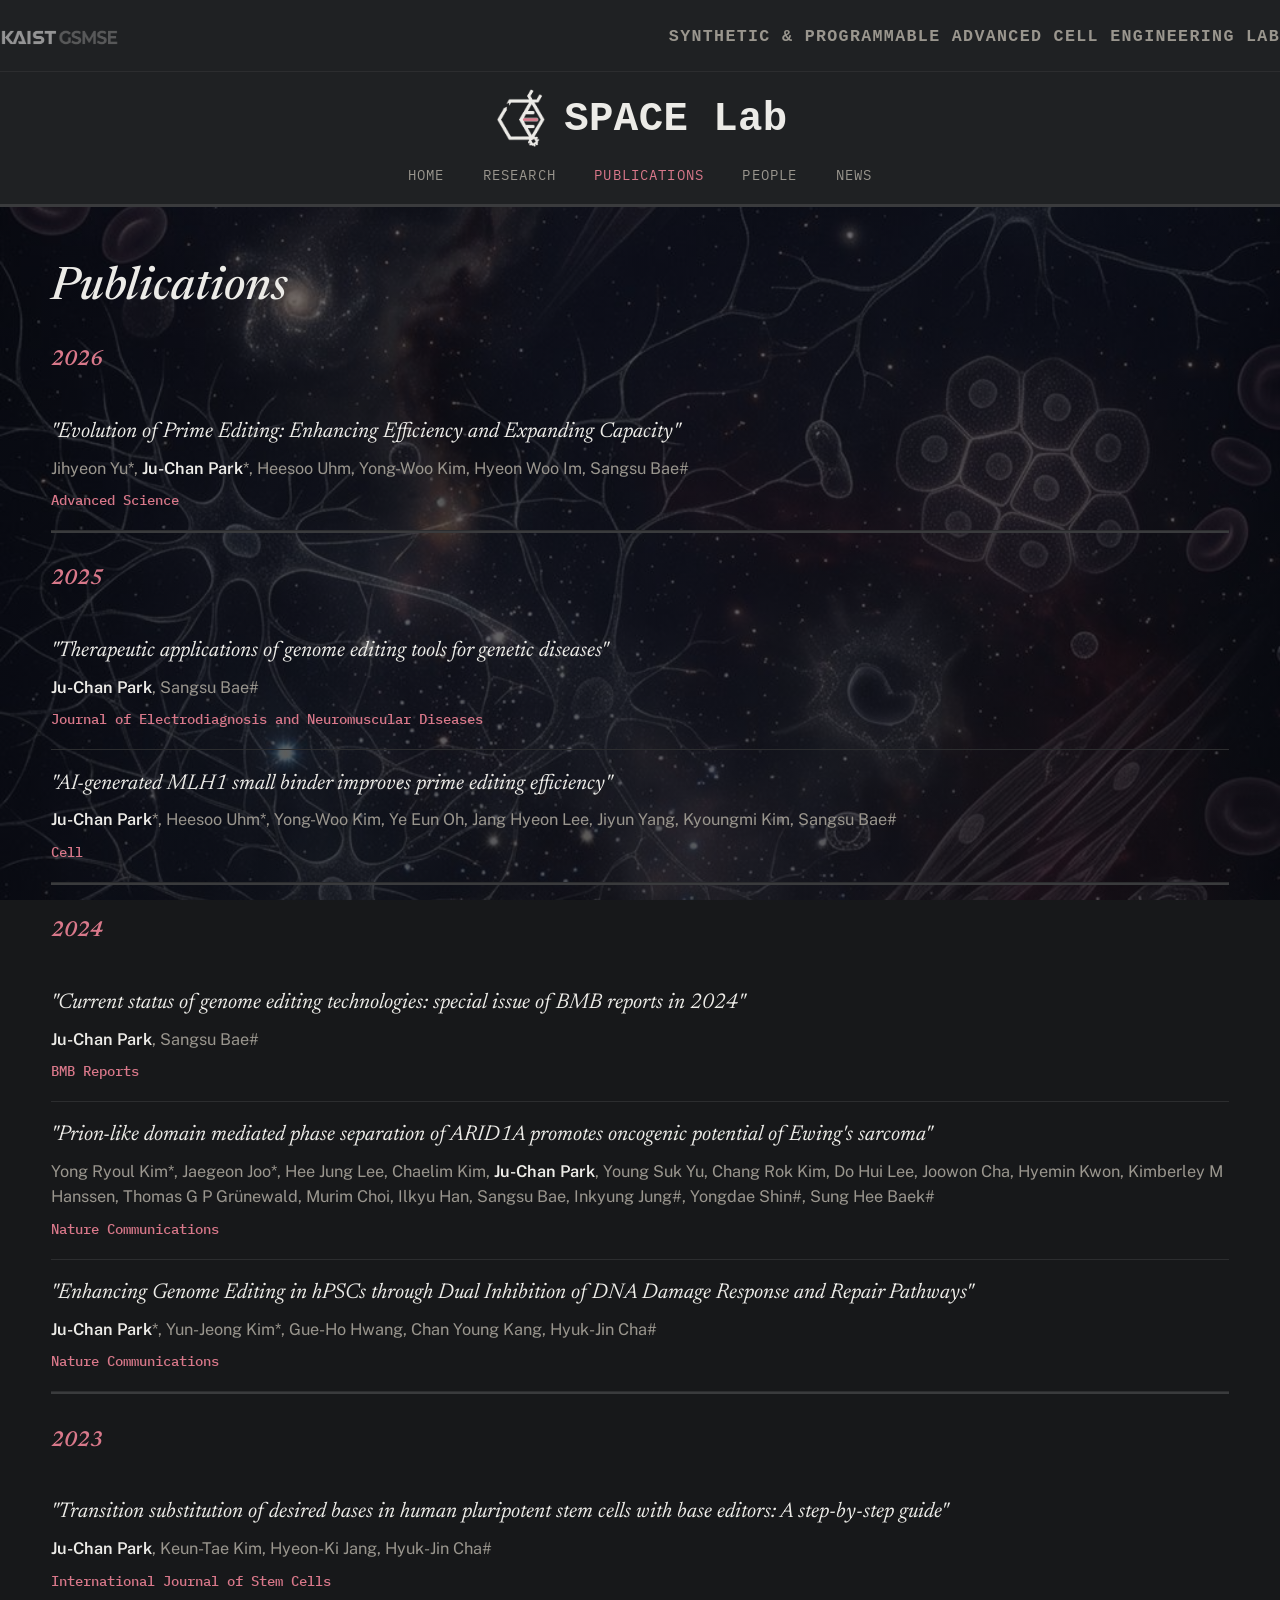
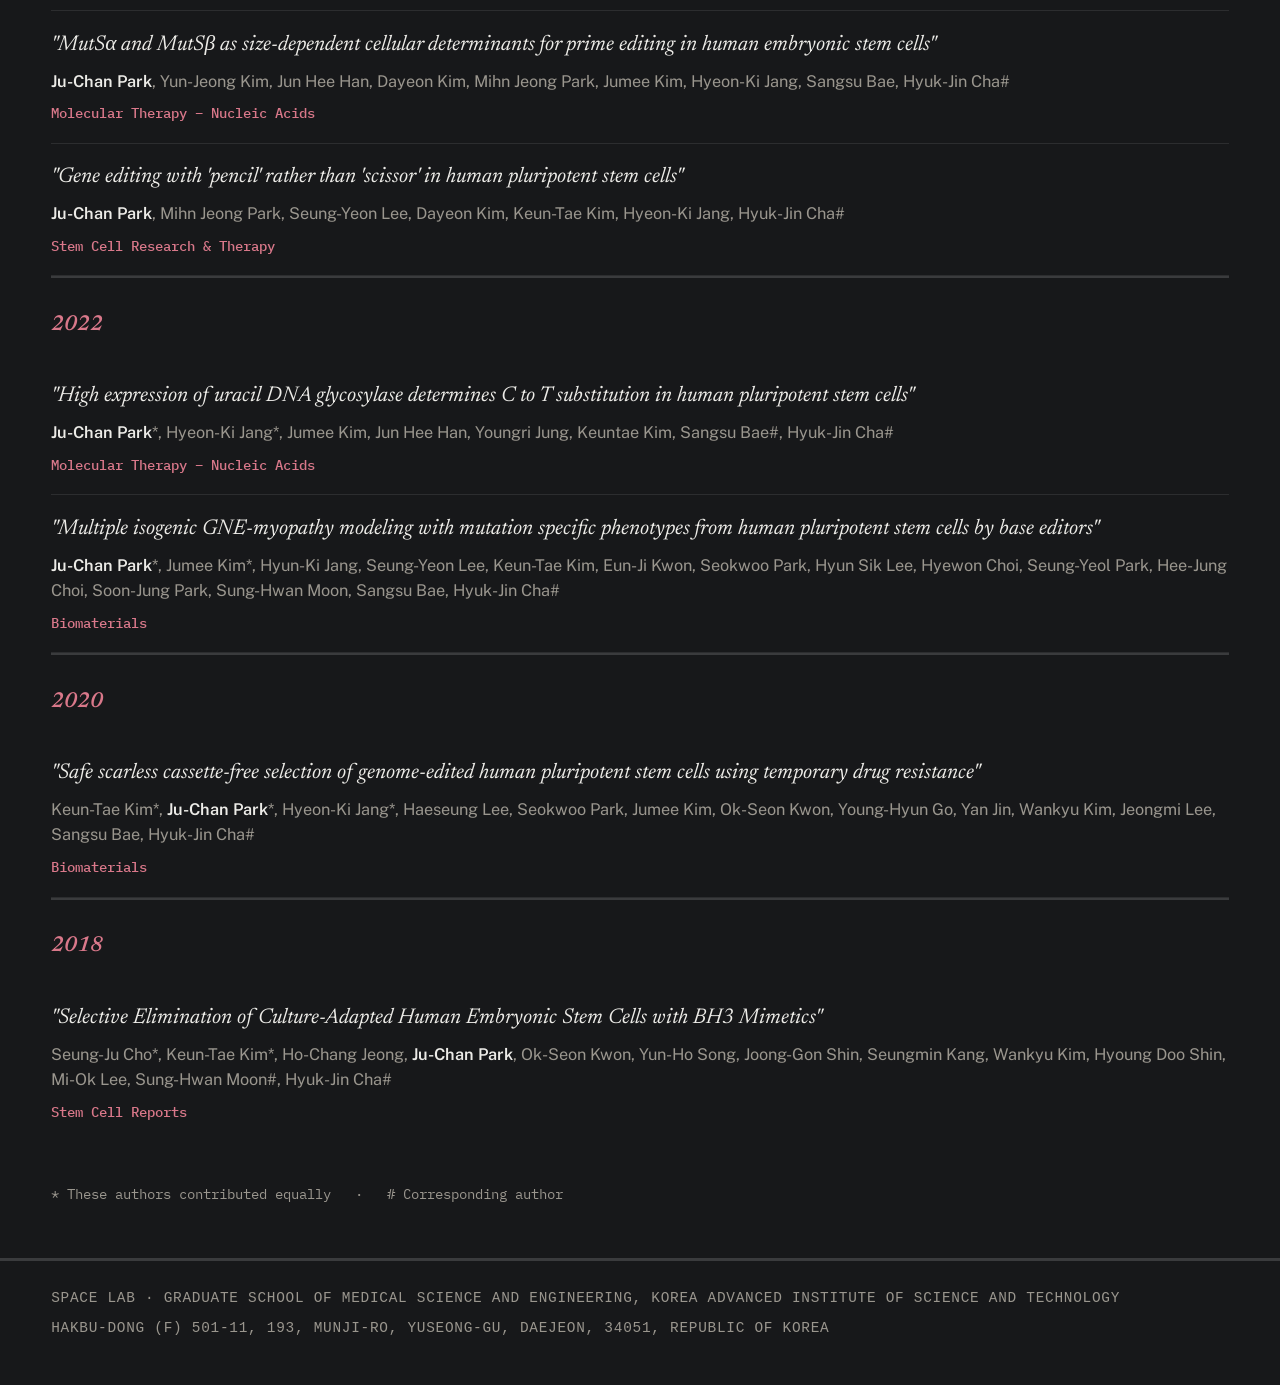
<file: publications.html>
<!DOCTYPE html>
<html lang="en" data-theme="dark">
<head>
<meta charset="UTF-8">
<meta name="viewport" content="width=device-width, initial-scale=1.0">
<title>Publications — SPACE Lab</title>
<meta name="description" content="Peer-reviewed papers from SPACE Lab and PI Ju-Chan Park, newest first.">
<link rel="icon" type="image/png" href="assets/images/favicon.png">
<meta property="og:type" content="website">
<meta property="og:url" content="https://juchanpark.github.io/spacelab/publications.html">
<meta property="og:title" content="Publications — SPACE Lab">
<meta property="og:description" content="Peer-reviewed papers from SPACE Lab and PI Ju-Chan Park, newest first.">
<meta property="og:image" content="https://juchanpark.github.io/spacelab/assets/images/og-image.png">
<meta property="og:image:width" content="1200">
<meta property="og:image:height" content="630">
<meta name="twitter:card" content="summary_large_image">
<meta name="twitter:title" content="Publications — SPACE Lab">
<meta name="twitter:description" content="Peer-reviewed papers from SPACE Lab and PI Ju-Chan Park, newest first.">
<meta name="twitter:image" content="https://juchanpark.github.io/spacelab/assets/images/og-image.png">
<link rel="preconnect" href="https://fonts.googleapis.com">
<link rel="preconnect" href="https://fonts.gstatic.com" crossorigin>
<link href="https://fonts.googleapis.com/css2?family=Newsreader:ital,wght@0,400;0,500;0,600;0,700;1,400;1,500&family=Public+Sans:wght@400;500;600&family=IBM+Plex+Mono:wght@400;500&display=swap" rel="stylesheet">
<link rel="stylesheet" href="assets/css/site.css">
<style>
  /* Publications hero */
  .pubs-hero { padding: clamp(2rem, 4.5vw, 3rem) 0 clamp(1.1rem, 2.5vw, 1.6rem); }
  .pubs-hero h1 {
    font-family: var(--font-display);
    font-style: italic;
    font-weight: 500;
    font-size: clamp(1.9rem, 3.6vw, 2.7rem);
    line-height: 1.1;
    margin: 0;
  }

  /* Publication list */
  .pubs-list { padding-bottom: clamp(1.5rem, 3vw, 2.5rem); }
  .pub-year {
    font-family: var(--font-display);
    font-style: italic;
    font-weight: 600;
    font-size: clamp(1.1rem, 1.7vw, 1.3rem);
    color: var(--accent);
    margin: 0;
    padding-top: 1.6rem;
    border-top: 2px solid var(--rule);
  }
  .pub-year:first-of-type { padding-top: 0; border-top: none; }
  .pub-year + .pub-entry { margin-top: 1.1rem; }

  .pub-entry {
    padding: 1rem 0;
    border-bottom: 1px solid var(--rule-soft);
  }
  .pub-entry:last-of-type { border-bottom: none; }
  .pub-title {
    font-family: var(--font-display);
    font-style: italic;
    font-size: 1.16rem;
    line-height: 1.42;
    color: var(--ink);
    margin: 0 0 0.45rem;
    text-wrap: balance;
  }
  .pub-authors {
    font-size: 0.88rem;
    line-height: 1.55;
    color: var(--ink-muted);
    margin: 0 0 0.4rem;
  }
  .pub-authors strong { color: var(--ink); font-weight: 600; }
  .pub-venue {
    font-family: var(--font-mono);
    font-size: 0.78rem;
    color: var(--ink-muted);
    margin: 0;
  }
  .pub-venue b { color: var(--accent); font-weight: 500; }

  .pubs-footnote {
    padding-top: 1.5rem;
    font-family: var(--font-mono);
    font-size: 0.76rem;
    color: var(--ink-muted);
  }
</style>
</head>
<body>

<div class="cosmic-bg" aria-hidden="true"></div>

<header class="masthead">
  <div class="wrap top">
    <a class="gsmse-logo-link" href="https://gsmse.kaist.ac.kr/" target="_blank" rel="noopener noreferrer" aria-label="KAIST Graduate School of Medical Science and Engineering (opens in new tab)">
      <img src="assets/images/gsmse-logo.png" alt="KAIST GSMSE">
    </a>
    <span class="date">Synthetic &amp; Programmable Advanced Cell Engineering Lab</span>
  </div>
  <div class="wrap">
    <a class="brand-row" href="index.html">
      <img class="lab-logo-mark lab-logo-mark--light" src="assets/images/ace-lab-logo-light.png" alt="">
      <img class="lab-logo-mark lab-logo-mark--dark" src="assets/images/ace-lab-logo-dark.png" alt="">
      <span class="wordmark">SPACE Lab</span>
    </a>
  </div>
  <ul class="nav-row">
    <li><a href="index.html">Home</a></li>
    <li><a href="research.html">Research</a></li>
    <li><a href="publications.html" class="is-active">Publications</a></li>
    <li><a href="people.html">People</a></li>
    <li><a href="news.html">News</a></li>
  </ul>
</header>

<main>
  <section class="pubs-hero">
    <div class="wrap">
      <h1>Publications</h1>
    </div>
  </section>

  <section class="pubs-list">
    <div class="wrap">

      <h2 class="pub-year">2026</h2>
      <article class="pub-entry">
        <p class="pub-title">"Evolution of Prime Editing: Enhancing Efficiency and Expanding Capacity"</p>
        <p class="pub-authors">Jihyeon Yu*, <strong>Ju-Chan Park</strong>*, Heesoo Uhm, Yong-Woo Kim, Hyeon Woo Im, Sangsu Bae#</p>
        <p class="pub-venue"><b>Advanced Science</b></p>
      </article>

      <h2 class="pub-year">2025</h2>
      <article class="pub-entry">
        <p class="pub-title">"Therapeutic applications of genome editing tools for genetic diseases"</p>
        <p class="pub-authors"><strong>Ju-Chan Park</strong>, Sangsu Bae#</p>
        <p class="pub-venue"><b>Journal of Electrodiagnosis and Neuromuscular Diseases</b></p>
      </article>
      <article class="pub-entry">
        <p class="pub-title">"AI-generated MLH1 small binder improves prime editing efficiency"</p>
        <p class="pub-authors"><strong>Ju-Chan Park</strong>*, Heesoo Uhm*, Yong-Woo Kim, Ye Eun Oh, Jang Hyeon Lee, Jiyun Yang, Kyoungmi Kim, Sangsu Bae#</p>
        <p class="pub-venue"><b>Cell</b></p>
      </article>

      <h2 class="pub-year">2024</h2>
      <article class="pub-entry">
        <p class="pub-title">"Current status of genome editing technologies: special issue of BMB reports in 2024"</p>
        <p class="pub-authors"><strong>Ju-Chan Park</strong>, Sangsu Bae#</p>
        <p class="pub-venue"><b>BMB Reports</b></p>
      </article>
      <article class="pub-entry">
        <p class="pub-title">"Prion-like domain mediated phase separation of ARID1A promotes oncogenic potential of Ewing's sarcoma"</p>
        <p class="pub-authors">Yong Ryoul Kim*, Jaegeon Joo*, Hee Jung Lee, Chaelim Kim, <strong>Ju-Chan Park</strong>, Young Suk Yu, Chang Rok Kim, Do Hui Lee, Joowon Cha, Hyemin Kwon, Kimberley M Hanssen, Thomas G P Grünewald, Murim Choi, Ilkyu Han, Sangsu Bae, Inkyung Jung#, Yongdae Shin#, Sung Hee Baek#</p>
        <p class="pub-venue"><b>Nature Communications</b></p>
      </article>
      <article class="pub-entry">
        <p class="pub-title">"Enhancing Genome Editing in hPSCs through Dual Inhibition of DNA Damage Response and Repair Pathways"</p>
        <p class="pub-authors"><strong>Ju-Chan Park</strong>*, Yun-Jeong Kim*, Gue-Ho Hwang, Chan Young Kang, Hyuk-Jin Cha#</p>
        <p class="pub-venue"><b>Nature Communications</b></p>
      </article>

      <h2 class="pub-year">2023</h2>
      <article class="pub-entry">
        <p class="pub-title">"Transition substitution of desired bases in human pluripotent stem cells with base editors: A step-by-step guide"</p>
        <p class="pub-authors"><strong>Ju-Chan Park</strong>, Keun-Tae Kim, Hyeon-Ki Jang, Hyuk-Jin Cha#</p>
        <p class="pub-venue"><b>International Journal of Stem Cells</b></p>
      </article>
      <article class="pub-entry">
        <p class="pub-title">"MutS&alpha; and MutS&beta; as size-dependent cellular determinants for prime editing in human embryonic stem cells"</p>
        <p class="pub-authors"><strong>Ju-Chan Park</strong>, Yun-Jeong Kim, Jun Hee Han, Dayeon Kim, Mihn Jeong Park, Jumee Kim, Hyeon-Ki Jang, Sangsu Bae, Hyuk-Jin Cha#</p>
        <p class="pub-venue"><b>Molecular Therapy – Nucleic Acids</b></p>
      </article>
      <article class="pub-entry">
        <p class="pub-title">"Gene editing with 'pencil' rather than 'scissor' in human pluripotent stem cells"</p>
        <p class="pub-authors"><strong>Ju-Chan Park</strong>, Mihn Jeong Park, Seung-Yeon Lee, Dayeon Kim, Keun-Tae Kim, Hyeon-Ki Jang, Hyuk-Jin Cha#</p>
        <p class="pub-venue"><b>Stem Cell Research &amp; Therapy</b></p>
      </article>

      <h2 class="pub-year">2022</h2>
      <article class="pub-entry">
        <p class="pub-title">"High expression of uracil DNA glycosylase determines C to T substitution in human pluripotent stem cells"</p>
        <p class="pub-authors"><strong>Ju-Chan Park</strong>*, Hyeon-Ki Jang*, Jumee Kim, Jun Hee Han, Youngri Jung, Keuntae Kim, Sangsu Bae#, Hyuk-Jin Cha#</p>
        <p class="pub-venue"><b>Molecular Therapy – Nucleic Acids</b></p>
      </article>
      <article class="pub-entry">
        <p class="pub-title">"Multiple isogenic GNE-myopathy modeling with mutation specific phenotypes from human pluripotent stem cells by base editors"</p>
        <p class="pub-authors"><strong>Ju-Chan Park</strong>*, Jumee Kim*, Hyun-Ki Jang, Seung-Yeon Lee, Keun-Tae Kim, Eun-Ji Kwon, Seokwoo Park, Hyun Sik Lee, Hyewon Choi, Seung-Yeol Park, Hee-Jung Choi, Soon-Jung Park, Sung-Hwan Moon, Sangsu Bae, Hyuk-Jin Cha#</p>
        <p class="pub-venue"><b>Biomaterials</b></p>
      </article>

      <h2 class="pub-year">2020</h2>
      <article class="pub-entry">
        <p class="pub-title">"Safe scarless cassette-free selection of genome-edited human pluripotent stem cells using temporary drug resistance"</p>
        <p class="pub-authors">Keun-Tae Kim*, <strong>Ju-Chan Park</strong>*, Hyeon-Ki Jang*, Haeseung Lee, Seokwoo Park, Jumee Kim, Ok-Seon Kwon, Young-Hyun Go, Yan Jin, Wankyu Kim, Jeongmi Lee, Sangsu Bae, Hyuk-Jin Cha#</p>
        <p class="pub-venue"><b>Biomaterials</b></p>
      </article>

      <h2 class="pub-year">2018</h2>
      <article class="pub-entry">
        <p class="pub-title">"Selective Elimination of Culture-Adapted Human Embryonic Stem Cells with BH3 Mimetics"</p>
        <p class="pub-authors">Seung-Ju Cho*, Keun-Tae Kim*, Ho-Chang Jeong, <strong>Ju-Chan Park</strong>, Ok-Seon Kwon, Yun-Ho Song, Joong-Gon Shin, Seungmin Kang, Wankyu Kim, Hyoung Doo Shin, Mi-Ok Lee, Sung-Hwan Moon#, Hyuk-Jin Cha#</p>
        <p class="pub-venue"><b>Stem Cell Reports</b></p>
      </article>

      <p class="pubs-footnote">* These authors contributed equally &nbsp;&nbsp;·&nbsp;&nbsp; # Corresponding author</p>
    </div>
  </section>
</main>

<footer>
  <div class="wrap">
    <p>SPACE Lab · Graduate School of Medical Science and Engineering, Korea Advanced Institute of Science and Technology</p>
    <p>Hakbu-dong (F) 501-11, 193, Munji-ro, Yuseong-gu, Daejeon, 34051, Republic of Korea</p>
  </div>
</footer>
<script src="assets/js/site.js"></script>
</body>
</html>
</file>
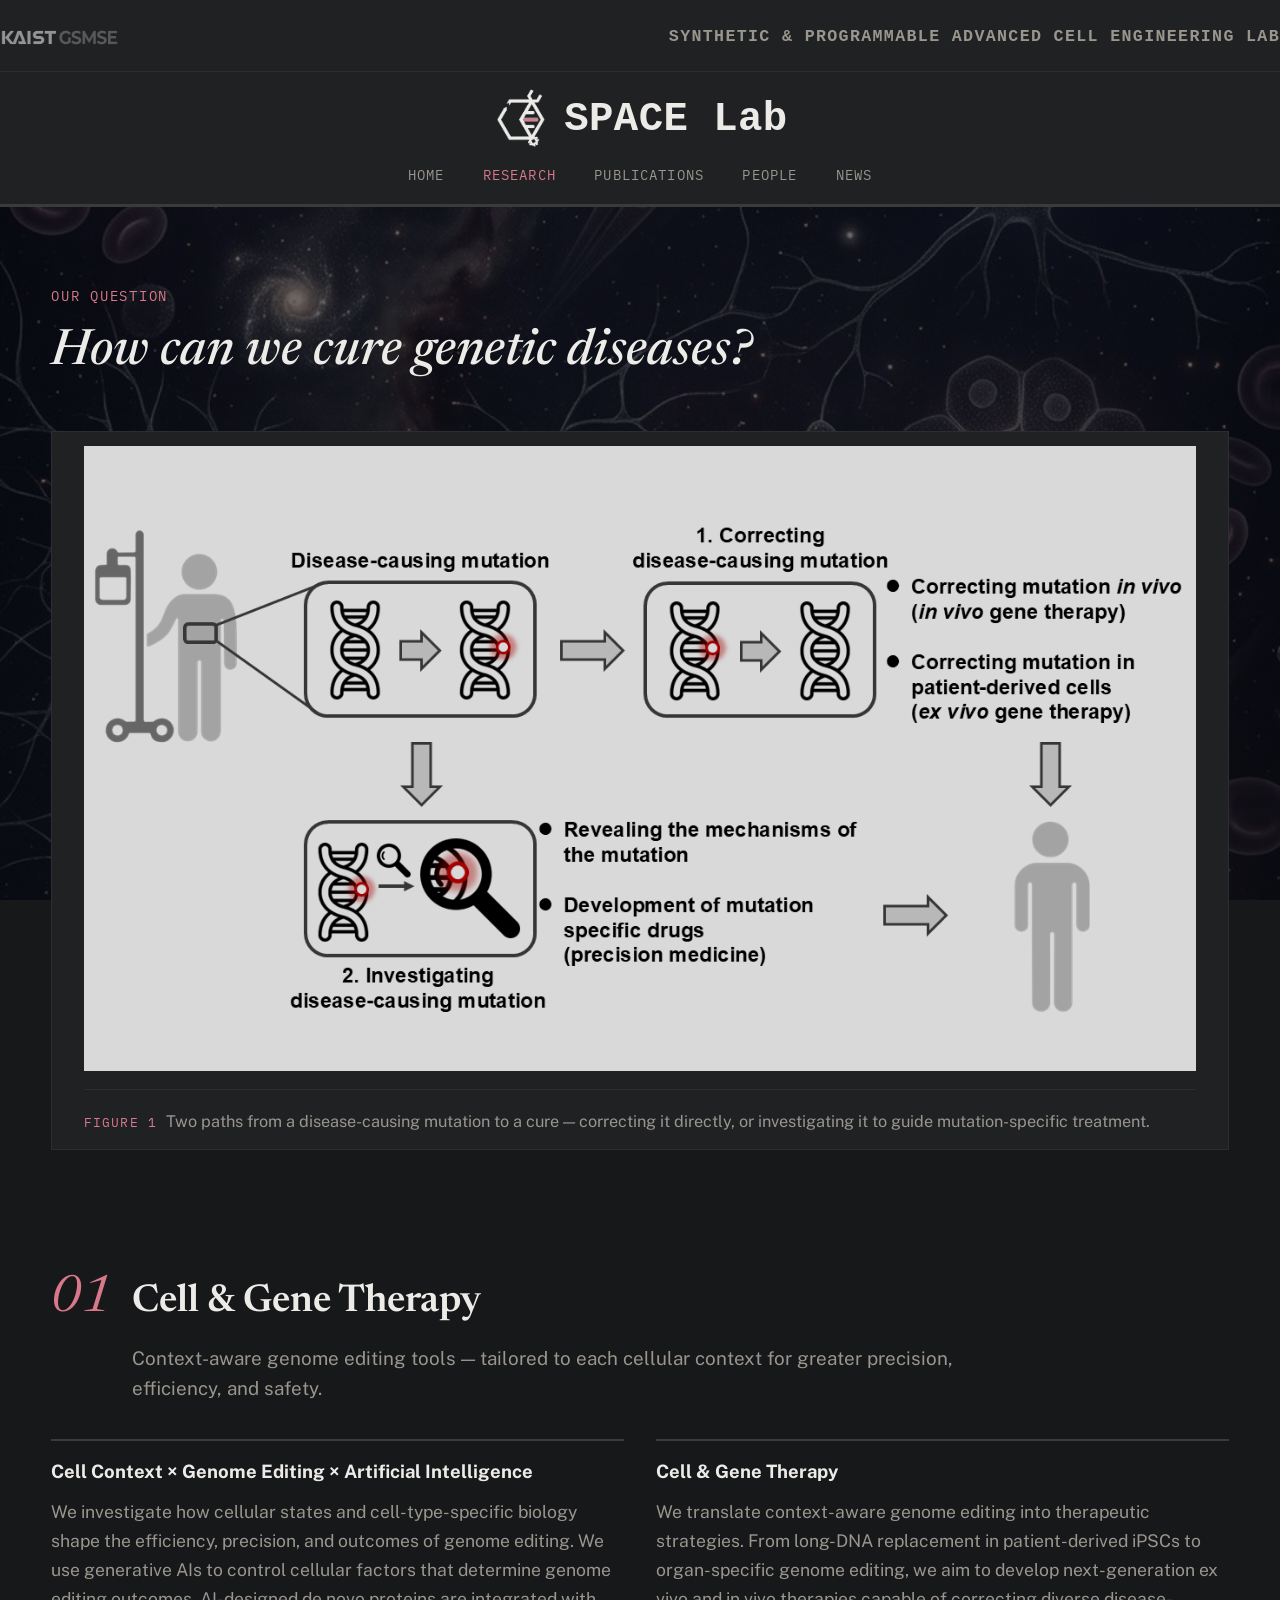
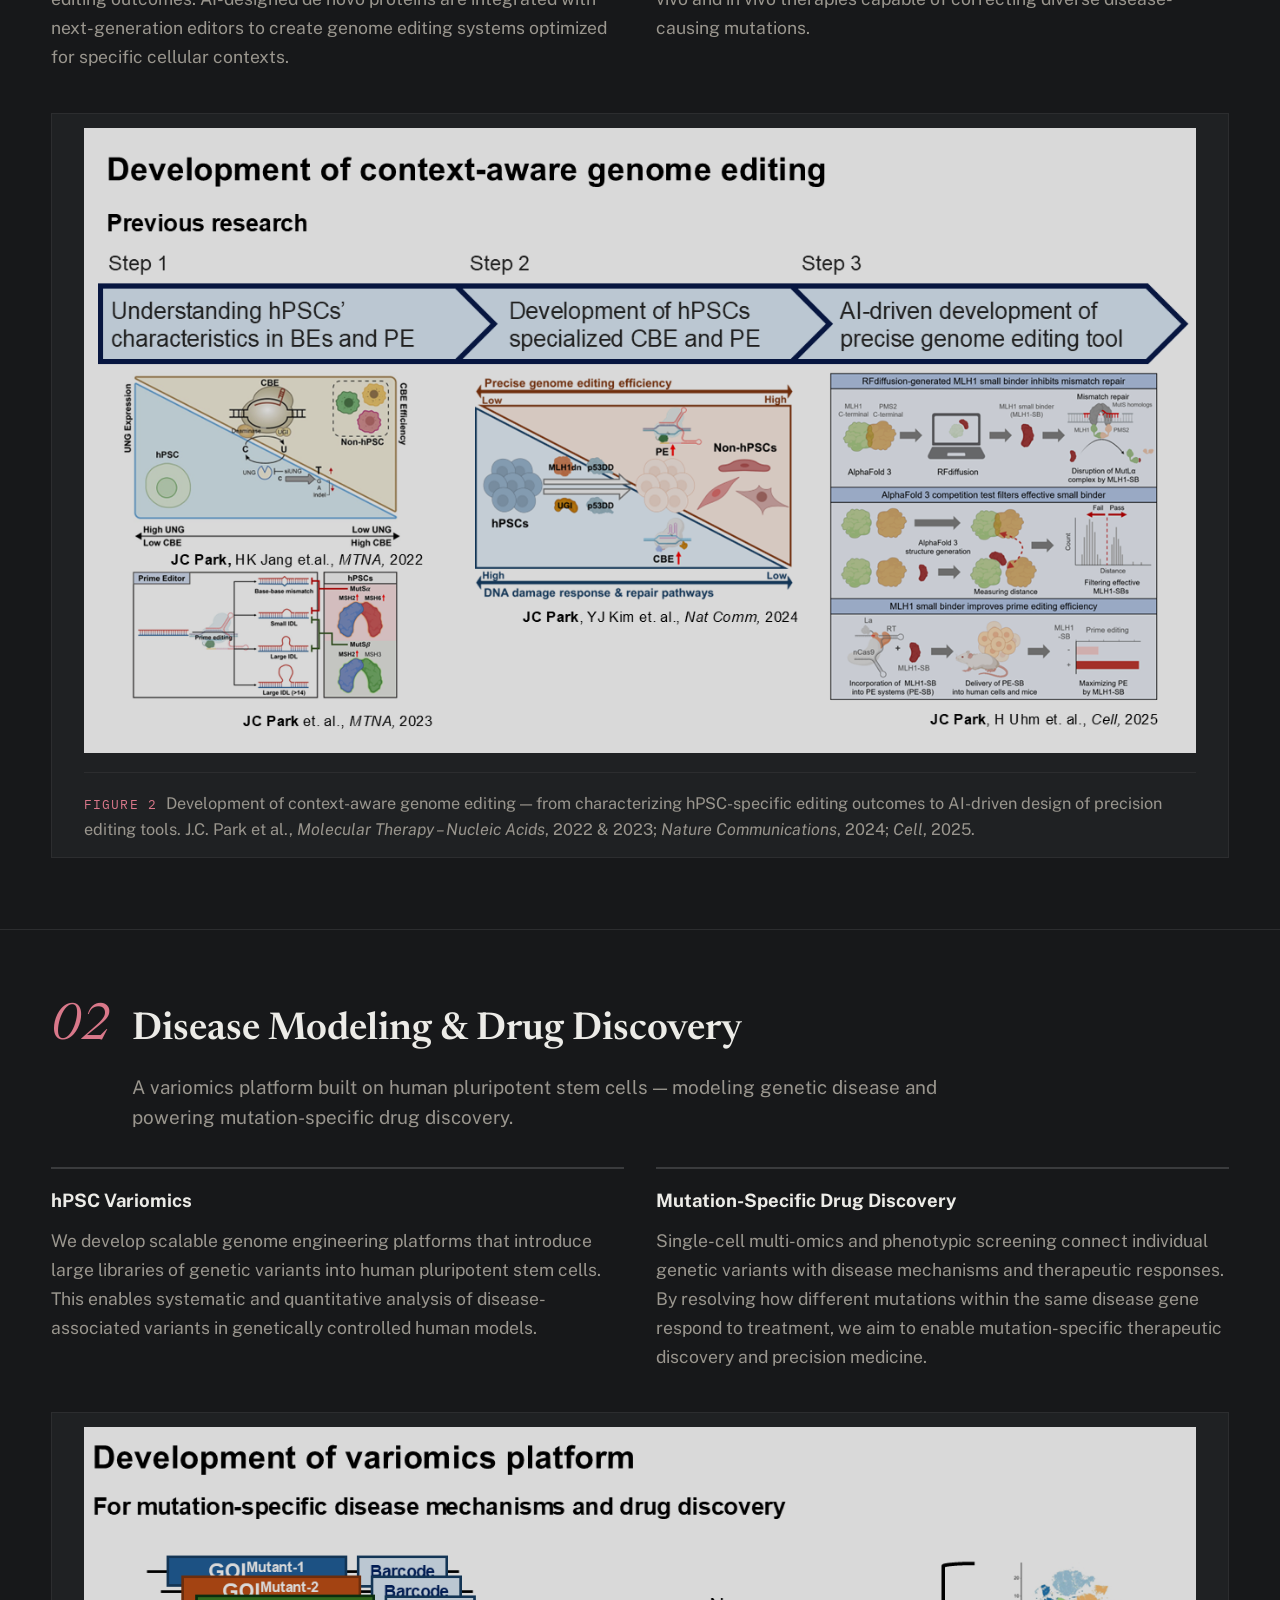
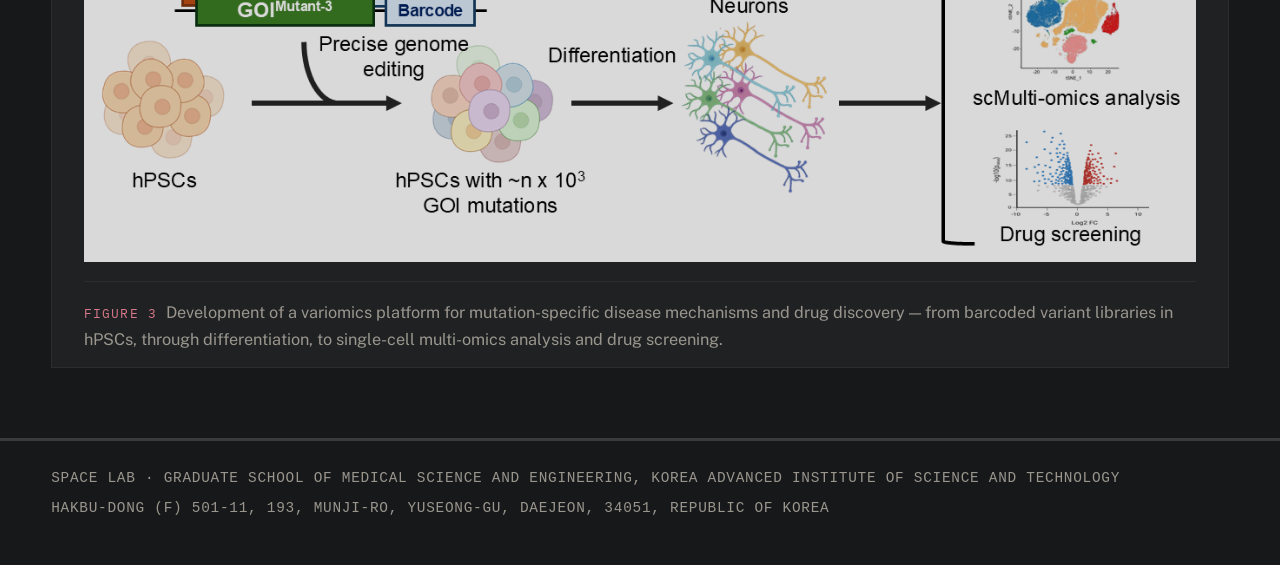
<file: research.html>
<!DOCTYPE html>
<html lang="en" data-theme="dark">
<head>
<meta charset="UTF-8">
<meta name="viewport" content="width=device-width, initial-scale=1.0">
<title>Research — SPACE Lab</title>
<meta name="description" content="SPACE Lab's two research directions: context-aware genome editing for cell and gene therapy, and hPSC-based variomics for disease modeling and drug discovery.">
<link rel="icon" type="image/png" href="assets/images/favicon.png">
<meta property="og:type" content="website">
<meta property="og:url" content="https://juchanpark.github.io/spacelab/research.html">
<meta property="og:title" content="Research — SPACE Lab">
<meta property="og:description" content="SPACE Lab's two research directions: context-aware genome editing for cell and gene therapy, and hPSC-based variomics for disease modeling and drug discovery.">
<meta property="og:image" content="https://juchanpark.github.io/spacelab/assets/images/og-image.png">
<meta property="og:image:width" content="1200">
<meta property="og:image:height" content="630">
<meta name="twitter:card" content="summary_large_image">
<meta name="twitter:title" content="Research — SPACE Lab">
<meta name="twitter:description" content="SPACE Lab's two research directions: context-aware genome editing for cell and gene therapy, and hPSC-based variomics for disease modeling and drug discovery.">
<meta name="twitter:image" content="https://juchanpark.github.io/spacelab/assets/images/og-image.png">
<link rel="preconnect" href="https://fonts.googleapis.com">
<link rel="preconnect" href="https://fonts.gstatic.com" crossorigin>
<link href="https://fonts.googleapis.com/css2?family=Newsreader:ital,wght@0,400;0,500;0,600;0,700;1,400;1,500&family=Public+Sans:wght@400;500;600&family=IBM+Plex+Mono:wght@400;500&display=swap" rel="stylesheet">
<link rel="stylesheet" href="assets/css/site.css">
<style>
  /* Research hero */
  .r-hero { padding: clamp(2.6rem, 6vw, 4.2rem) 0 clamp(2rem, 4vw, 3rem); }
  .r-hero .kicker {
    font-family: var(--font-mono);
    font-size: 0.78rem;
    text-transform: uppercase;
    letter-spacing: 0.12em;
    color: var(--accent);
    margin: 0 0 1rem;
  }
  .r-hero h1 {
    font-family: var(--font-display);
    font-style: italic;
    font-weight: 500;
    font-size: clamp(1.5rem, 3.9vw, 3.5rem);
    line-height: 1.08;
    margin: 0;
    text-wrap: balance;
  }

  /* Figure card, reused across the page */
  .r-figure {
    background: var(--bg-raised);
    border: 1px solid var(--rule-soft);
    padding: clamp(0.5rem, 1.1vw, 0.85rem) clamp(1rem, 2.5vw, 1.75rem);
    margin: 0;
  }
  .r-figure img { display: block; width: 100%; height: auto; }
  @media (prefers-color-scheme: dark) {
    :root:not([data-theme="light"]) .r-figure img { filter: brightness(0.85); }
  }
  :root[data-theme="dark"] .r-figure img { filter: brightness(0.85); }
  .r-figure figcaption {
    margin-top: 1rem;
    padding-top: 1rem;
    border-top: 1px solid var(--rule-soft);
    font-size: 0.88rem;
    line-height: 1.6;
    color: var(--ink-muted);
  }
  .fig-label {
    font-family: var(--font-mono);
    font-size: 0.72rem;
    text-transform: uppercase;
    letter-spacing: 0.08em;
    color: var(--accent);
    margin-right: 0.5rem;
  }
  .r-hero .r-figure { margin-top: clamp(2rem, 4vw, 2.75rem); }

  /* Direction sections */
  .direction { padding: clamp(2.75rem, 5.5vw, 4.5rem) 0; border-bottom: 1px solid var(--rule-soft); }
  .direction:last-of-type { border-bottom: none; }
  .direction-head {
    display: flex;
    gap: 1.1rem;
    align-items: baseline;
    margin-bottom: 1.1rem;
  }
  .direction-num {
    font-family: var(--font-display);
    font-style: italic;
    font-size: clamp(2rem, 4vw, 2.8rem);
    color: var(--accent);
    line-height: 1;
    flex: none;
  }
  .direction h2 {
    font-family: var(--font-display);
    font-weight: 600;
    font-size: clamp(1.6rem, 3vw, 2.2rem);
    margin: 0 0 0.55rem;
    text-wrap: balance;
  }
  .direction-dek {
    color: var(--ink-muted);
    font-size: 1.02rem;
    max-width: 48rem;
    margin: 0;
  }
  .direction-topics {
    display: grid;
    grid-template-columns: repeat(auto-fit, minmax(280px, 1fr));
    gap: 1.75rem;
    margin: 1.9rem 0 2.25rem;
  }
  .topic { border-top: 2px solid var(--rule); padding-top: 0.9rem; }
  .topic h3 {
    font-family: var(--font-body);
    font-weight: 700;
    font-size: 1rem;
    margin: 0 0 0.55rem;
  }
  .topic p {
    margin: 0;
    color: var(--ink-muted);
    font-size: 0.95rem;
    line-height: 1.65;
  }
</style>
</head>
<body>

<div class="cosmic-bg" aria-hidden="true"></div>

<header class="masthead">
  <div class="wrap top">
    <a class="gsmse-logo-link" href="https://gsmse.kaist.ac.kr/" target="_blank" rel="noopener noreferrer" aria-label="KAIST Graduate School of Medical Science and Engineering (opens in new tab)">
      <img src="assets/images/gsmse-logo.png" alt="KAIST GSMSE">
    </a>
    <span class="date">Synthetic &amp; Programmable Advanced Cell Engineering Lab</span>
  </div>
  <div class="wrap">
    <a class="brand-row" href="index.html">
      <img class="lab-logo-mark lab-logo-mark--light" src="assets/images/ace-lab-logo-light.png" alt="">
      <img class="lab-logo-mark lab-logo-mark--dark" src="assets/images/ace-lab-logo-dark.png" alt="">
      <span class="wordmark">SPACE Lab</span>
    </a>
  </div>
  <ul class="nav-row">
    <li><a href="index.html">Home</a></li>
    <li><a href="research.html" class="is-active">Research</a></li>
    <li><a href="publications.html">Publications</a></li>
    <li><a href="people.html">People</a></li>
    <li><a href="news.html">News</a></li>
  </ul>
</header>

<main>
  <section class="r-hero">
    <div class="wrap">
      <p class="kicker">Our Question</p>
      <h1>How can we cure genetic diseases?</h1>
      <figure class="r-figure">
        <img src="assets/images/research-overview.png" alt="Diagram showing two paths from a disease-causing mutation to a cure: correcting the mutation in vivo or ex vivo, and investigating the mutation to reveal its mechanism and develop mutation-specific drugs.">
        <figcaption><span class="fig-label">Figure 1</span>Two paths from a disease-causing mutation to a cure — correcting it directly, or investigating it to guide mutation-specific treatment.</figcaption>
      </figure>
    </div>
  </section>

  <section class="direction">
    <div class="wrap">
      <div class="direction-head">
        <span class="direction-num">01</span>
        <div>
          <h2>Cell &amp; Gene Therapy</h2>
          <p class="direction-dek">Context-aware genome editing tools — tailored to each cellular context for greater precision, efficiency, and safety.</p>
        </div>
      </div>
      <div class="direction-topics">
        <div class="topic">
          <h3>Cell Context × Genome Editing × Artificial Intelligence</h3>
          <p>We investigate how cellular states and cell-type-specific biology shape the efficiency, precision, and outcomes of genome editing. We use generative AIs to control cellular factors that determine genome editing outcomes. AI-designed de novo proteins are integrated with next-generation editors to create genome editing systems optimized for specific cellular contexts.</p>
        </div>
        <div class="topic">
          <h3>Cell &amp; Gene Therapy</h3>
          <p>We translate context-aware genome editing into therapeutic strategies. From long-DNA replacement in patient-derived iPSCs to organ-specific genome editing, we aim to develop next-generation ex vivo and in vivo therapies capable of correcting diverse disease-causing mutations.</p>
        </div>
      </div>
      <figure class="r-figure">
        <img src="assets/images/research-context-aware-editing.png" alt="Roadmap of context-aware genome editing research: Step 1, understanding hPSC characteristics in base editors and prime editors; Step 2, developing hPSC-specialized base and prime editors; Step 3, AI-driven development of precise genome editing tools, with supporting figures from JC Park et al., Molecular Therapy Nucleic Acids 2022 and 2023, Nature Communications 2024, and Cell 2025.">
        <figcaption><span class="fig-label">Figure 2</span>Development of context-aware genome editing — from characterizing hPSC-specific editing outcomes to AI-driven design of precision editing tools. J.C. Park et al., <i>Molecular Therapy – Nucleic Acids</i>, 2022 &amp; 2023; <i>Nature Communications</i>, 2024; <i>Cell</i>, 2025.</figcaption>
      </figure>
    </div>
  </section>

  <section class="direction">
    <div class="wrap">
      <div class="direction-head">
        <span class="direction-num">02</span>
        <div>
          <h2>Disease Modeling &amp; Drug Discovery</h2>
          <p class="direction-dek">A variomics platform built on human pluripotent stem cells — modeling genetic disease and powering mutation-specific drug discovery.</p>
        </div>
      </div>
      <div class="direction-topics">
        <div class="topic">
          <h3>hPSC Variomics</h3>
          <p>We develop scalable genome engineering platforms that introduce large libraries of genetic variants into human pluripotent stem cells. This enables systematic and quantitative analysis of disease-associated variants in genetically controlled human models.</p>
        </div>
        <div class="topic">
          <h3>Mutation-Specific Drug Discovery</h3>
          <p>Single-cell multi-omics and phenotypic screening connect individual genetic variants with disease mechanisms and therapeutic responses. By resolving how different mutations within the same disease gene respond to treatment, we aim to enable mutation-specific therapeutic discovery and precision medicine.</p>
        </div>
      </div>
      <figure class="r-figure">
        <img src="assets/images/research-variomics-platform.png" alt="Diagram of the variomics platform: introducing barcoded gene-of-interest mutant libraries into hPSCs via precise genome editing, differentiating the edited cells into neurons, then analyzing them by single-cell multi-omics and drug screening.">
        <figcaption><span class="fig-label">Figure 3</span>Development of a variomics platform for mutation-specific disease mechanisms and drug discovery — from barcoded variant libraries in hPSCs, through differentiation, to single-cell multi-omics analysis and drug screening.</figcaption>
      </figure>
    </div>
  </section>
</main>

<footer>
  <div class="wrap">
    <p>SPACE Lab · Graduate School of Medical Science and Engineering, Korea Advanced Institute of Science and Technology</p>
    <p>Hakbu-dong (F) 501-11, 193, Munji-ro, Yuseong-gu, Daejeon, 34051, Republic of Korea</p>
  </div>
</footer>
<script src="assets/js/site.js"></script>
</body>
</html>
</file>
<file: assets/css/site.css>
/* SPACE Lab — shared site styles (tokens, masthead, footer) */

:root {
  --bg: #f5f6f4;
  --bg-raised: #ffffff;
  --ink: #1a1a1a;
  --ink-muted: #6e6e6e;
  --accent: #a6192e;
  --accent-ink: #ffffff;
  --rule: #1a1a1a;
  --rule-soft: #d8d5cf;
  --tag-bg: #efece5;
  --story-dark: #0a0d12;
  --on-image-ink: #f5f6f4;
  --on-image-muted: rgba(245, 246, 244, 0.72);
  --on-image-rule: rgba(245, 246, 244, 0.18);
  --font-display: "Newsreader", "Iowan Old Style", "Georgia", serif;
  --font-body: "Public Sans", "Segoe UI", sans-serif;
  --font-mono: "IBM Plex Mono", "Consolas", monospace;
}

@media (prefers-color-scheme: dark) {
  :root:not([data-theme="light"]) {
    --bg: #17181a;
    --bg-raised: #1f2123;
    --ink: #ecebe7;
    --ink-muted: #9a968e;
    --accent: #d9788a;
    --accent-ink: #17181a;
    --rule: #3a3b3d;
    --rule-soft: #2c2d2f;
    --tag-bg: #232527;
  }
}

:root[data-theme="dark"] {
  --bg: #17181a;
  --bg-raised: #1f2123;
  --ink: #ecebe7;
  --ink-muted: #9a968e;
  --accent: #d9788a;
  --accent-ink: #17181a;
  --rule: #3a3b3d;
  --rule-soft: #2c2d2f;
  --tag-bg: #232527;
}

* { box-sizing: border-box; }

html { font-size: 18.5px; }

body {
  margin: 0;
  background: var(--bg);
  color: var(--ink);
  font-family: var(--font-body);
  font-size: 1rem;
  line-height: 1.6;
  -webkit-font-smoothing: antialiased;
}

/* ---- Cosmic backdrop (every page) ----
   A fixed, full-viewport layer of Main_Background behind all content.
   The masthead and footer paint their own opaque backgrounds over it,
   so only the content in between shows the image. A small scroll-linked
   script (assets/js/site.js) shifts background-position-y so the image
   drifts slowly as the page scrolls, without needing to traverse its
   full height. */
.cosmic-bg {
  position: fixed;
  inset: 0;
  z-index: -1;
  background-image:
    linear-gradient(180deg, rgba(9, 10, 13, 0.55) 0%, rgba(9, 10, 13, 0.68) 100%),
    url("../images/main-background.jpg");
  background-repeat: no-repeat;
  background-size: cover;
  background-position: center 10%;
}

a { color: inherit; }
a:focus-visible, button:focus-visible { outline: 2px solid var(--accent); outline-offset: 3px; }
img { max-width: 100%; }

.wrap { max-width: 74rem; margin: 0 auto; padding: 0 clamp(1.25rem, 4vw, 3rem); }

/* ---- Masthead nav (every page) ---- */
.masthead { border-bottom: 3px solid var(--rule); position: relative; z-index: 5; background: var(--bg-raised); }
.masthead .top {
  display: flex;
  justify-content: space-between;
  align-items: center;
  gap: 0.75rem 1.5rem;
  padding: 1.3rem 0 1.1rem;
  border-bottom: 1px solid var(--rule-soft);
}
.masthead .top .date {
  font-family: "Courier New", Courier, monospace;
  font-size: 0.9rem;
  font-weight: 700;
  letter-spacing: 0.08em;
  text-transform: uppercase;
  color: var(--ink-muted);
  text-align: right;
}
@media (max-width: 560px) {
  .masthead .top {
    flex-direction: column;
    align-items: flex-start;
  }
  .masthead .top .date { text-align: left; }
}
.gsmse-logo-link {
  display: inline-flex;
  align-items: center;
  line-height: 0;
}
.gsmse-logo-link img {
  display: block;
  height: 0.95rem;
  width: auto;
  filter: grayscale(1) opacity(0.7);
  transition: filter 0.15s ease;
}
.gsmse-logo-link:hover img,
.gsmse-logo-link:focus-visible img {
  filter: grayscale(0.3) opacity(0.9);
}
@media (prefers-color-scheme: dark) {
  :root:not([data-theme="light"]) .gsmse-logo-link img { filter: grayscale(1) invert(1) opacity(0.72); }
  :root:not([data-theme="light"]) .gsmse-logo-link:hover img,
  :root:not([data-theme="light"]) .gsmse-logo-link:focus-visible img { filter: grayscale(0.3) invert(1) opacity(0.92); }
}
:root[data-theme="dark"] .gsmse-logo-link img { filter: grayscale(1) invert(1) opacity(0.72); }
:root[data-theme="dark"] .gsmse-logo-link:hover img,
:root[data-theme="dark"] .gsmse-logo-link:focus-visible img { filter: grayscale(0.3) invert(1) opacity(0.92); }
.brand-row {
  display: flex;
  align-items: flex-end;
  justify-content: center;
  gap: 0.75rem;
  padding: 0.9rem 0 0.2rem;
  text-decoration: none;
}
.lab-logo-mark {
  height: 3.32rem;
  width: auto;
  display: block;
  margin-bottom: -0.56rem;
}
.lab-logo-mark--dark { display: none; }
@media (prefers-color-scheme: dark) {
  :root:not([data-theme="light"]) .lab-logo-mark--light { display: none; }
  :root:not([data-theme="light"]) .lab-logo-mark--dark { display: block; }
}
:root[data-theme="dark"] .lab-logo-mark--light { display: none; }
:root[data-theme="dark"] .lab-logo-mark--dark { display: block; }
.wordmark {
  font-family: "Courier New", Courier, monospace;
  font-weight: 700;
  font-size: 2.2rem;
  line-height: 1;
  letter-spacing: 0.01em;
  text-decoration: none;
  text-align: center;
}
@media (max-width: 640px) {
  /* Scale the logo and wordmark down together, in the same proportion
     as the desktop sizes, so the hexagon-to-baseline alignment holds. */
  .brand-row { gap: 0.45rem; }
  .lab-logo-mark { height: 1.93rem; margin-bottom: -0.33rem; }
  .wordmark { font-size: 1.28rem; }
}
@media (max-width: 360px) {
  .lab-logo-mark { height: 1.6rem; margin-bottom: -0.27rem; }
  .wordmark { font-size: 1.06rem; }
}
.nav-row {
  display: flex;
  justify-content: center;
  gap: clamp(1.2rem, 3vw, 2.4rem);
  padding: 0.85rem clamp(1.25rem, 4vw, 3rem);
  list-style: none;
  margin: 0;
  overflow-x: auto;
  -webkit-overflow-scrolling: touch;
  scrollbar-width: none;
}
.nav-row::-webkit-scrollbar { display: none; }
.nav-row li { flex: none; }
.nav-row a {
  text-decoration: none;
  font-family: var(--font-mono);
  font-size: 0.78rem;
  letter-spacing: 0.08em;
  text-transform: uppercase;
  color: var(--ink-muted);
  white-space: nowrap;
}
.nav-row a.is-active { color: var(--accent); }
.nav-row a:hover { color: var(--ink); }
@media (max-width: 640px) {
  .nav-row { justify-content: flex-start; }
}

/* ---- Footer (every page) ---- */
footer {
  border-top: 3px solid var(--rule);
  padding: 1.4rem 0 2.4rem;
  font-family: "Courier New", Courier, monospace;
  font-size: 0.78rem;
  color: var(--ink-muted);
  text-transform: uppercase;
  letter-spacing: 0.05em;
}
footer p { margin: 0; }
footer p + p { margin-top: 0.4rem; }
</file>
